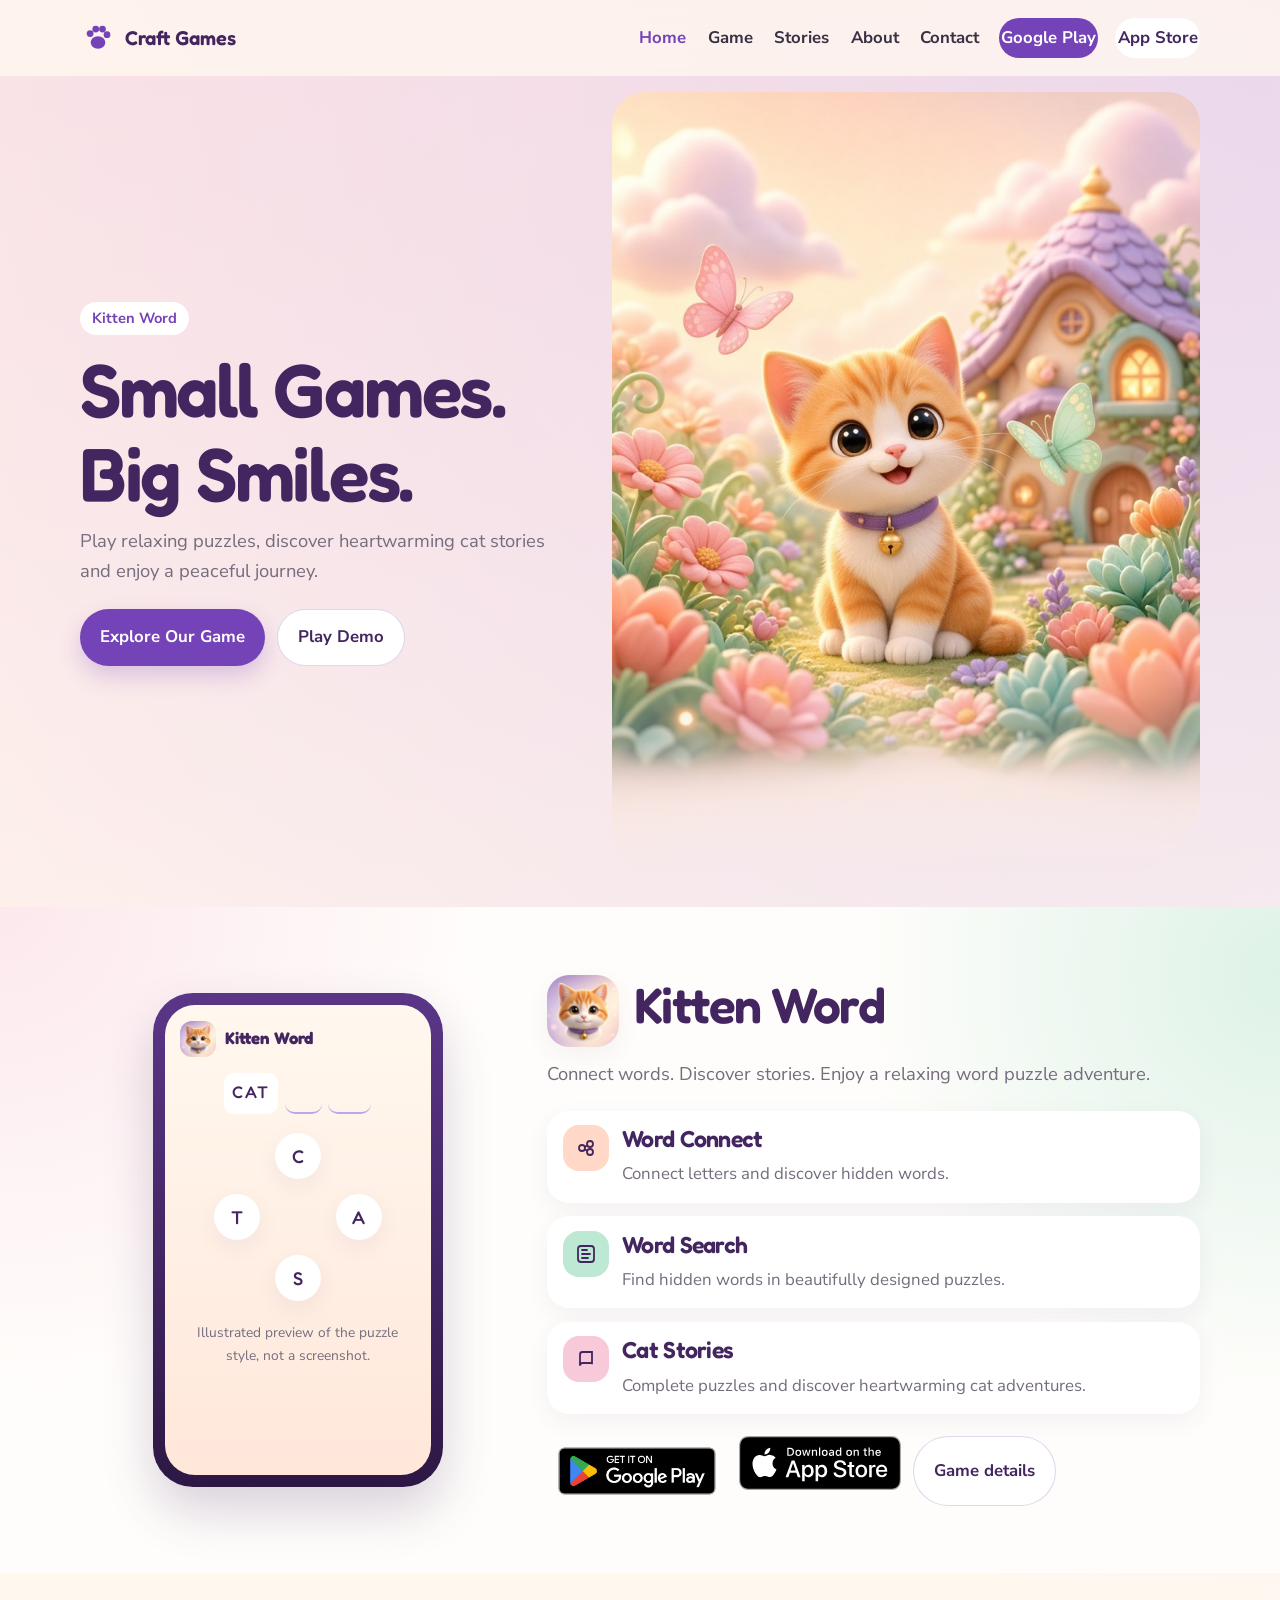
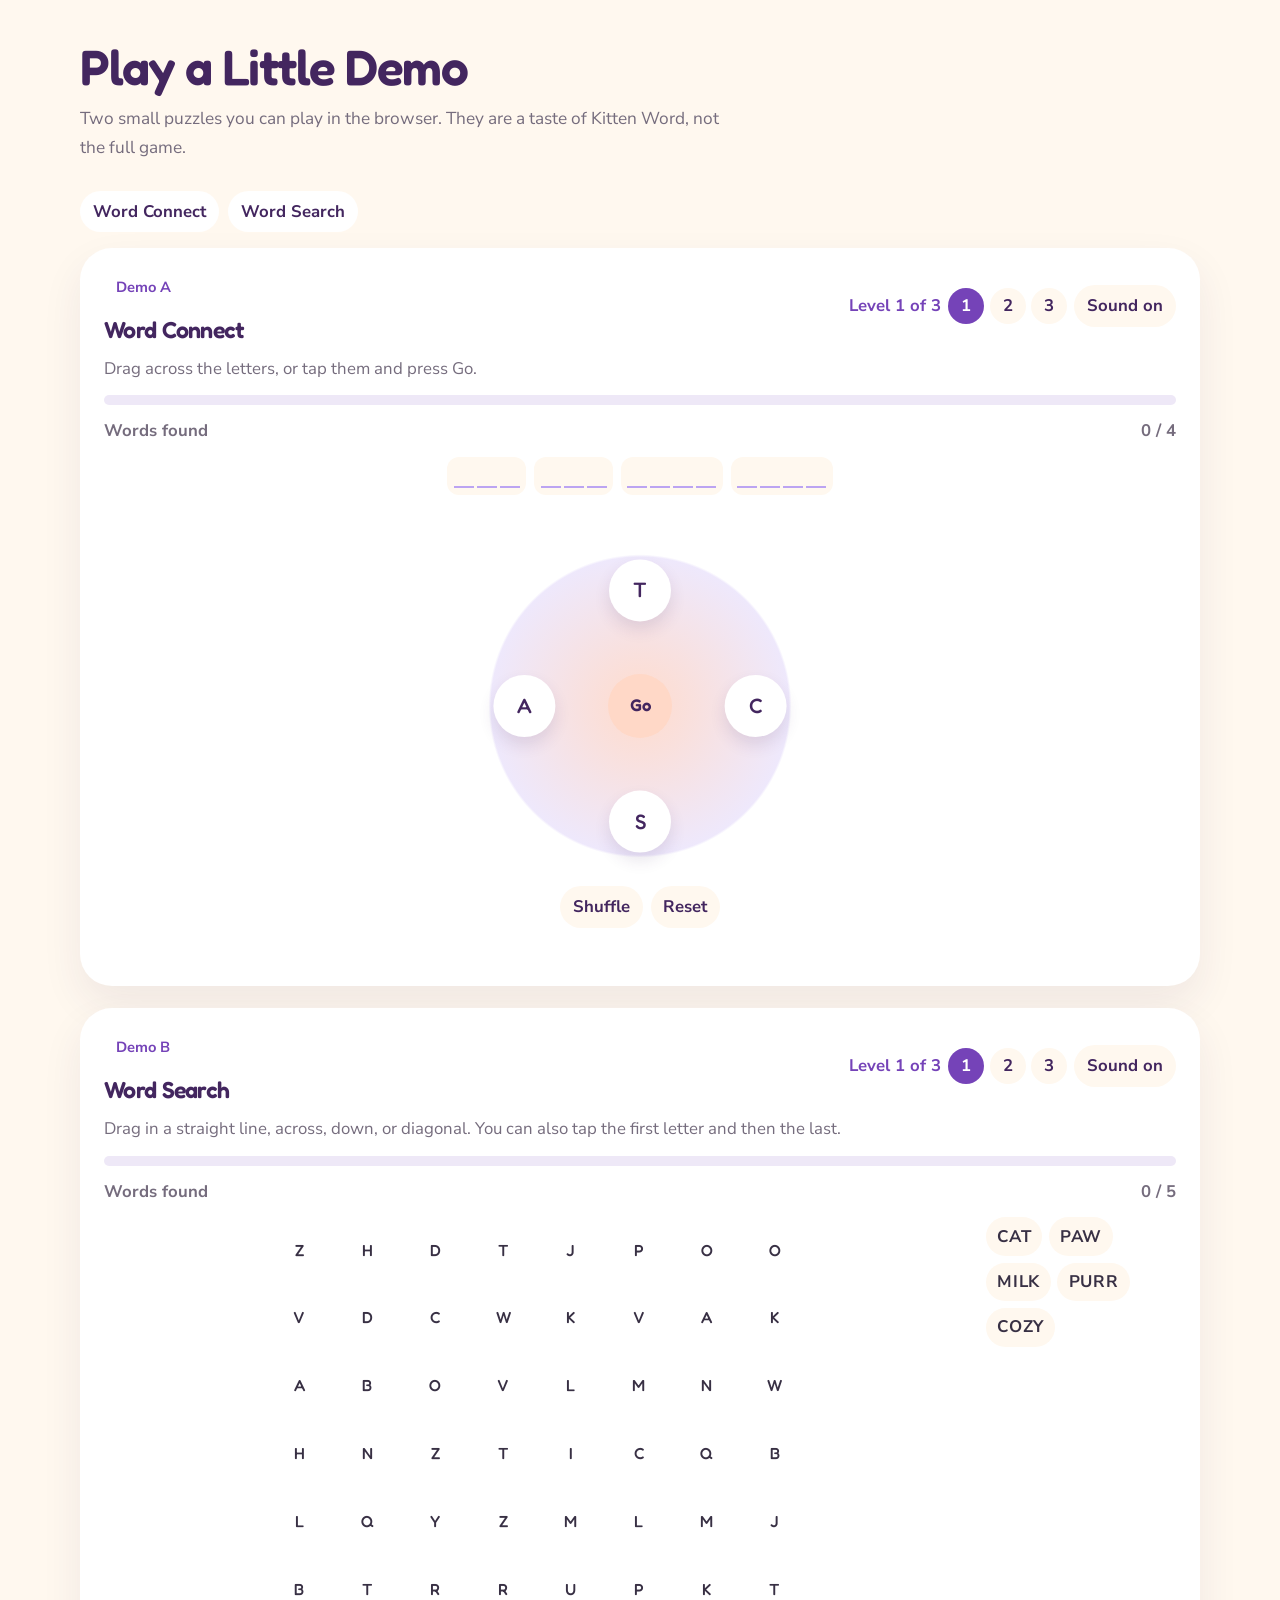
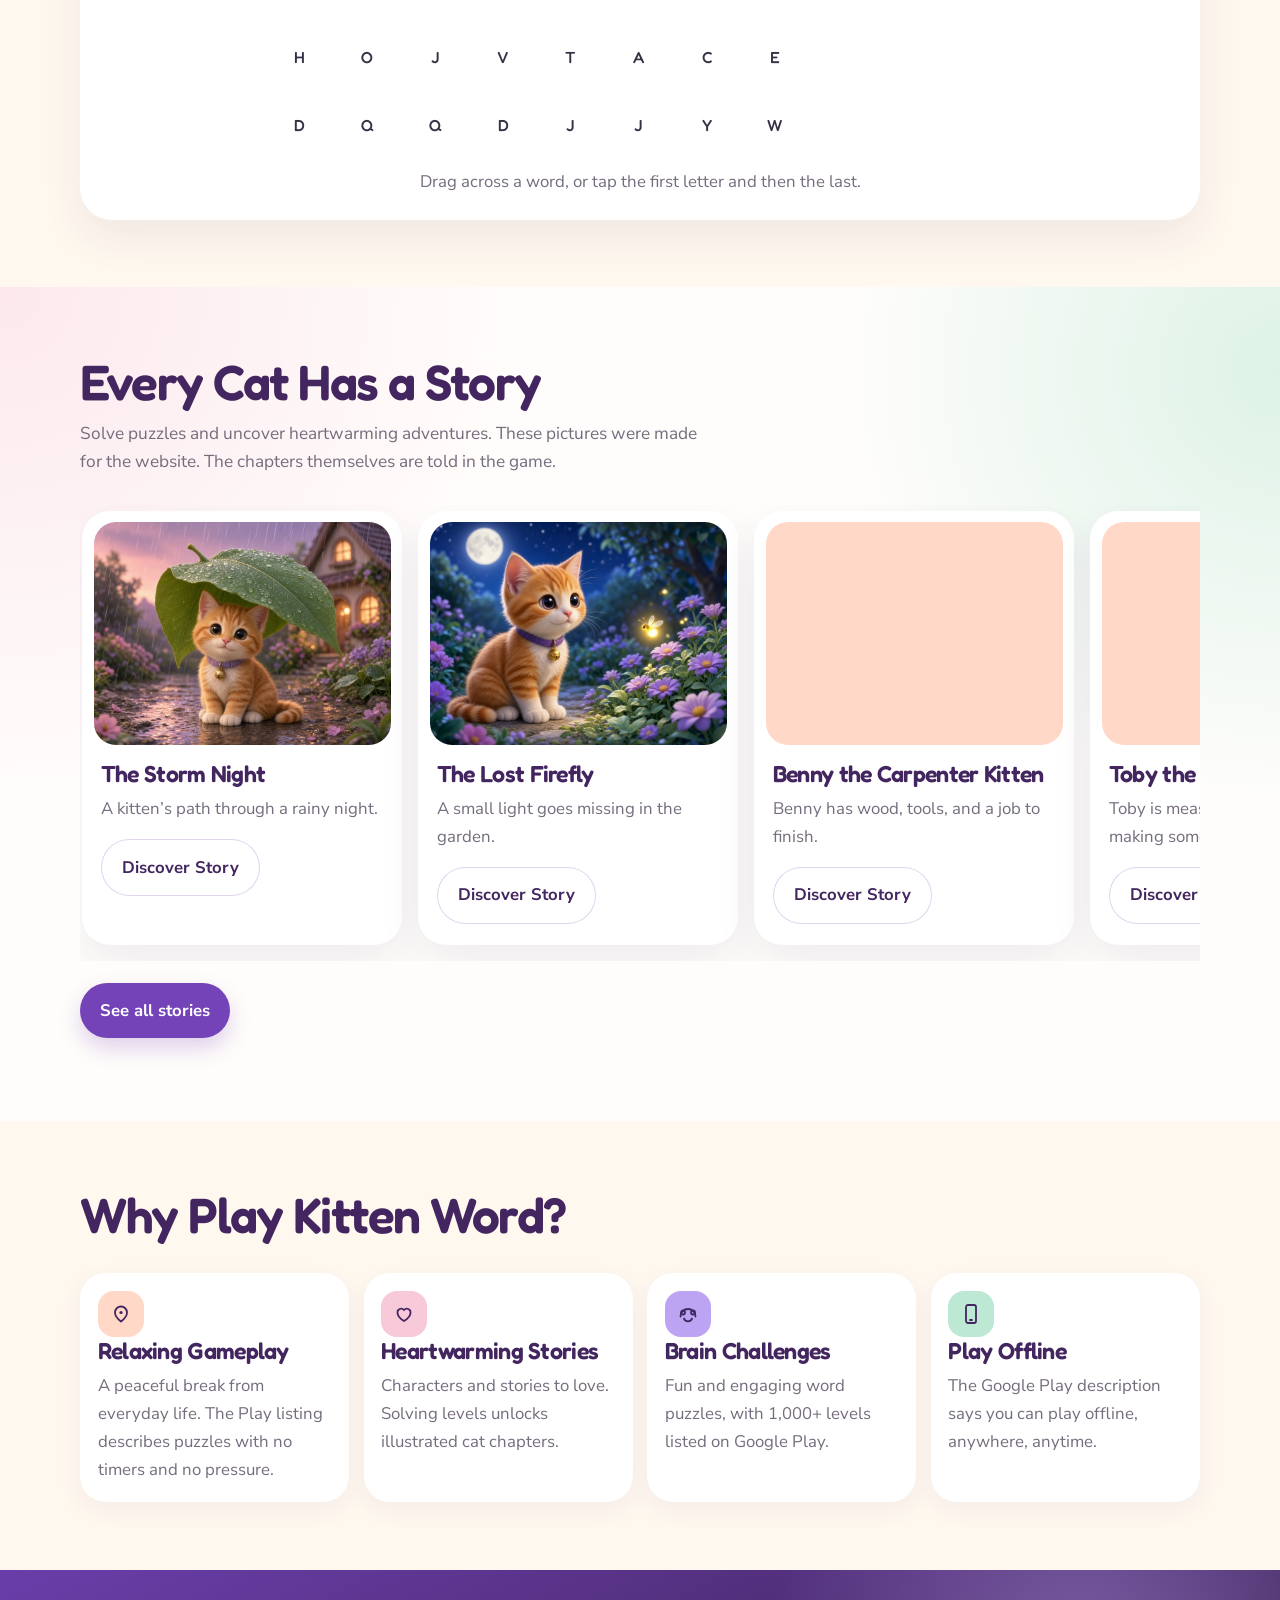
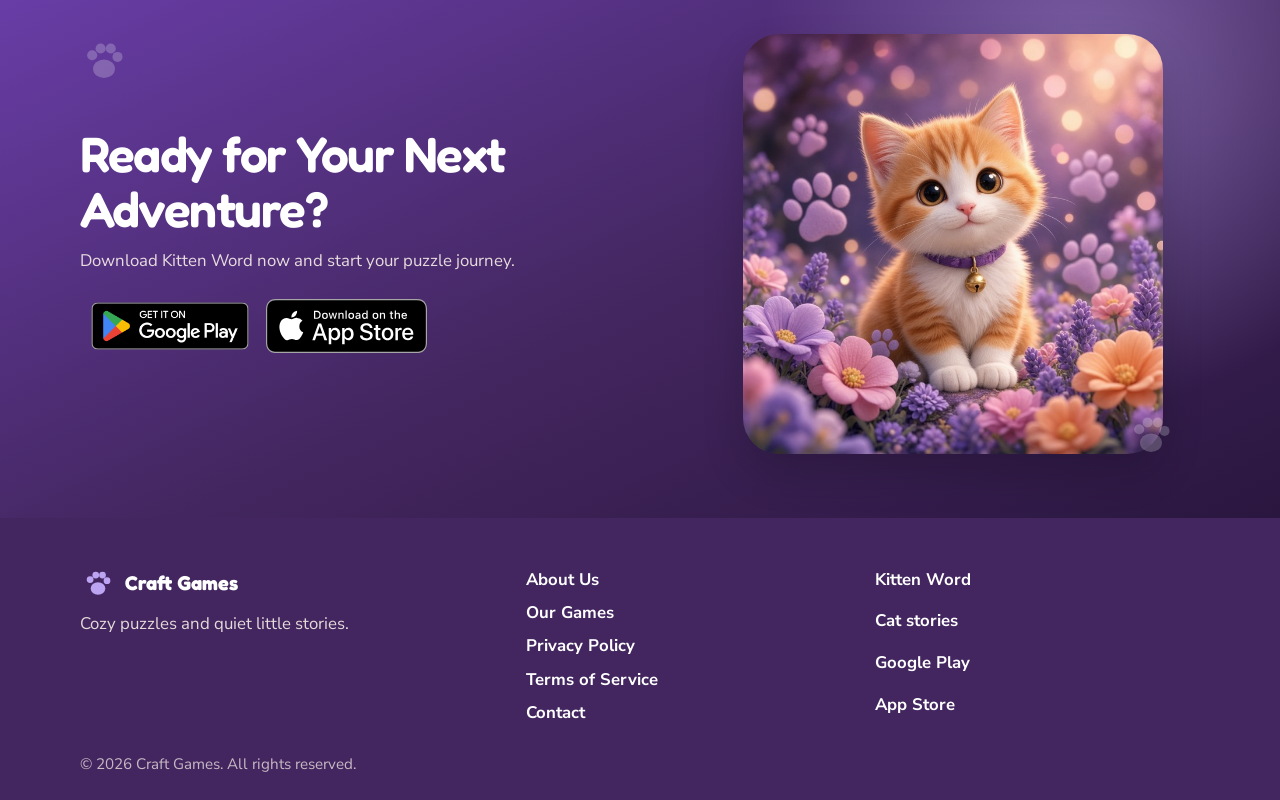
<file: index.html>
<!DOCTYPE html>
<html lang="en">
<head>
  <meta charset="utf-8">
  <meta name="viewport" content="width=device-width, initial-scale=1">
  <title>Craft Games — Small Games. Big Smiles.</title>
  <meta name="description" content="Craft Games makes Kitten Word, a cozy word puzzle with cat stories. Play a browser demo and download the game on Google Play.">
  <link rel="canonical" href="https://craftgames.in/">
  <meta property="og:type" content="website">
  <meta property="og:site_name" content="Craft Games">
  <meta property="og:title" content="Craft Games — Small Games. Big Smiles.">
  <meta property="og:description" content="Play relaxing puzzles, discover heartwarming cat stories, and enjoy a peaceful journey with Kitten Word.">
  <meta property="og:url" content="https://craftgames.in/">
  <meta property="og:image" content="https://craftgames.in/assets/hero-kitten.jpg">
  <meta name="twitter:card" content="summary_large_image">
  <meta name="theme-color" content="#FFF8EF">
  <link rel="icon" href="/assets/favicon.svg" type="image/svg+xml">
  <link rel="apple-touch-icon" href="/assets/apple-touch-icon.png">
  <link rel="preload" href="/assets/hero-kitten.jpg" as="image">
  <link rel="preload" href="/assets/fonts/fredoka-600.woff2" as="font" type="font/woff2" crossorigin>
  <link rel="stylesheet" href="/css/styles.css">
  <script>document.documentElement.classList.add("js")</script>
  <script type="application/ld+json">
  {
    "@context": "https://schema.org",
    "@graph": [
      {
        "@type": "Organization",
        "@id": "https://craftgames.in/#organization",
        "name": "Craft Games",
        "url": "https://craftgames.in/",
        "email": "info@craftgames.in",
        "logo": "https://craftgames.in/assets/game-icon.jpg"
      },
      {
        "@type": "VideoGame",
        "name": "Kitten Word",
        "url": "https://craftgames.in/games/kitten-word/",
        "image": "https://craftgames.in/assets/hero-kitten.jpg",
        "description": "A relaxing word puzzle where solved levels unlock cat stories. Free to download, with ads and in-app purchases.",
        "genre": "Word puzzle",
        "playMode": "SinglePlayer",
        "applicationCategory": "Game",
        "operatingSystem": "Android, iOS",
        "author": { "@id": "https://craftgames.in/#organization" },
        "offers": [
          {
            "@type": "Offer",
            "price": "0",
            "priceCurrency": "USD",
            "url": "https://play.google.com/store/apps/details?id=com.superfun.wordlotus&hl=en_IN"
          },
          {
            "@type": "Offer",
            "price": "0",
            "priceCurrency": "USD",
            "url": "https://apps.apple.com/us/app/kitten-word-cat-word-puzzle/id6785978180"
          }
        ]
      }
    ]
  }
  </script>
</head>
<body>
  <a class="skip" href="#content">Skip to content</a>
  <header class="site-header">
    <div class="nav-bar">
      <a class="logo" href="/">
        <svg viewBox="0 0 64 64" aria-hidden="true"><ellipse cx="32" cy="40" rx="13" ry="11" fill="currentColor"/><circle cx="18" cy="24" r="6" fill="currentColor"/><circle cx="28" cy="16" r="6" fill="currentColor"/><circle cx="40" cy="16" r="6" fill="currentColor"/><circle cx="48" cy="26" r="6" fill="currentColor"/></svg>
        <span>Craft Games</span>
      </a>
      <button class="nav-toggle" type="button" aria-expanded="false" aria-controls="site-nav">
        <span class="sr-only">Menu</span>
        <span class="bars" aria-hidden="true"><i></i><i></i><i></i></span>
      </button>
      <nav id="site-nav" class="site-nav" aria-label="Primary">
        <a href="/" aria-current="page">Home</a>
        <div class="menu">
          <button class="menu-btn" type="button" aria-expanded="false" aria-haspopup="true">Game</button>
          <div class="menu-panel">
            <a href="/games/kitten-word/">Kitten Word</a>
            <a href="/games/">All games</a>
            <a href="#demo">Play demo</a>
          </div>
        </div>
        <a href="#stories">Stories</a>
        <a href="/about/">About</a>
        <a href="/contact/">Contact</a>
        <a class="btn btn-sm" href="https://play.google.com/store/apps/details?id=com.superfun.wordlotus&hl=en_IN" target="_blank" rel="noopener noreferrer">Google Play</a>
        <a class="btn btn-sm btn-ghost" href="https://apps.apple.com/us/app/kitten-word-cat-word-puzzle/id6785978180" target="_blank" rel="noopener noreferrer">App Store</a>
      </nav>
    </div>
  </header>

  <main id="content">
    <section class="hero" id="top">
      <div class="wrap hero-grid">
        <div class="hero-copy">
          <p class="eyebrow">Kitten Word</p>
          <h1>Small Games. Big Smiles.</h1>
          <p class="lede">Play relaxing puzzles, discover heartwarming cat stories and enjoy a peaceful journey.</p>
          <div class="actions">
            <a class="btn" href="#game">Explore Our Game</a>
            <a class="btn btn-ghost" href="#demo">Play Demo</a>
          </div>
        </div>
        <div class="hero-art" data-parallax>
          <img src="/assets/hero-kitten.jpg" width="750" height="1000" alt="Orange and white kitten sitting in a pastel garden beside a small cottage" fetchpriority="high">
        </div>
      </div>
    </section>

    <section class="section band" id="game">
      <div class="wrap feature-layout">
        <div class="device" aria-hidden="true">
          <div class="device-screen">
            <div class="device-top">
              <img src="/assets/game-icon.jpg" width="320" height="320" alt="">
              <strong>Kitten Word</strong>
            </div>
            <div class="mini-slots">
              <span>CAT</span>
              <span class="ghost">····</span>
              <span class="ghost">·····</span>
            </div>
            <div class="mini-wheel">
              <span>C</span><span>A</span><span>S</span><span>T</span>
            </div>
            <p class="device-note">Illustrated preview of the puzzle style, not a screenshot.</p>
          </div>
        </div>
        <div>
          <div class="game-title">
            <img src="/assets/game-icon.jpg" width="320" height="320" alt="">
            <h2>Kitten Word</h2>
          </div>
          <p class="lede">Connect words. Discover stories. Enjoy a relaxing word puzzle adventure.</p>
          <div class="feature-list">
            <article class="feature-item">
              <div class="icon-blob" aria-hidden="true">
                <svg width="24" height="24" viewBox="0 0 24 24" fill="none"><circle cx="8" cy="12" r="3" stroke="#43265F" stroke-width="1.8"/><circle cx="16" cy="8" r="3" stroke="#43265F" stroke-width="1.8"/><circle cx="16" cy="16" r="3" stroke="#43265F" stroke-width="1.8"/><path d="M10.5 11.2 13.4 9.2M10.6 13.2l2.8 1.8" stroke="#43265F" stroke-width="1.8"/></svg>
              </div>
              <div>
                <h3>Word Connect</h3>
                <p>Connect letters and discover hidden words.</p>
              </div>
            </article>
            <article class="feature-item">
              <div class="icon-blob mint" aria-hidden="true">
                <svg width="24" height="24" viewBox="0 0 24 24" fill="none"><rect x="4" y="4" width="16" height="16" rx="3" stroke="#43265F" stroke-width="1.8"/><path d="M8 12h8M8 8h5M8 16h6" stroke="#43265F" stroke-width="1.8" stroke-linecap="round"/></svg>
              </div>
              <div>
                <h3>Word Search</h3>
                <p>Find hidden words in beautifully designed puzzles.</p>
              </div>
            </article>
            <article class="feature-item">
              <div class="icon-blob pink" aria-hidden="true">
                <svg width="24" height="24" viewBox="0 0 24 24" fill="none"><path d="M6 18.5V7.5A2.5 2.5 0 0 1 8.5 5H18v12.2" stroke="#43265F" stroke-width="1.8"/><path d="M6 18.5A2.5 2.5 0 0 1 8.5 16H18" stroke="#43265F" stroke-width="1.8"/></svg>
              </div>
              <div>
                <h3>Cat Stories</h3>
                <p>Complete puzzles and discover heartwarming cat adventures.</p>
              </div>
            </article>
          </div>
          <div class="actions">
            <a class="store-badge" href="https://play.google.com/store/apps/details?id=com.superfun.wordlotus&hl=en_IN" target="_blank" rel="noopener noreferrer">
              <img src="/assets/google-play-badge.png" width="646" height="250" alt="Get it on Google Play">
            </a>
            <a class="store-badge app" href="https://apps.apple.com/us/app/kitten-word-cat-word-puzzle/id6785978180" target="_blank" rel="noopener noreferrer">
              <img src="/assets/app-store-badge.svg" width="120" height="40" alt="Download on the App Store">
            </a>
            <a class="btn btn-ghost" href="/games/kitten-word/">Game details</a>
          </div>
        </div>
      </div>
    </section>

    <section class="section" id="demo">
      <div class="wrap">
        <div class="section-head">
          <h2>Play a Little Demo</h2>
          <p>Two small puzzles you can play in the browser. They are a taste of Kitten Word, not the full game.</p>
        </div>
        <div class="demo-jump">
          <a href="#word-connect">Word Connect</a>
          <a href="#word-search">Word Search</a>
        </div>
        <div class="demo-stack">
          <article class="demo-card reveal" id="word-connect" data-word-connect>
            <div class="demo-top">
              <div>
                <p class="eyebrow">Demo A</p>
                <h3>Word Connect</h3>
              </div>
              <div class="demo-tools">
                <p class="demo-level" data-level>Level 1 of 3</p>
                <div class="level-picks" role="group" aria-label="Word Connect level">
                  <button type="button" data-level-pick="0" aria-pressed="true">1</button>
                  <button type="button" data-level-pick="1" aria-pressed="false">2</button>
                  <button type="button" data-level-pick="2" aria-pressed="false">3</button>
                </div>
                <button type="button" class="text-btn" data-sound>Sound on</button>
              </div>
            </div>
            <p class="demo-help">Drag across the letters, or tap them and press Go.</p>
            <div class="progress" aria-hidden="true"><span data-progress-bar></span></div>
            <div class="progress-row"><span>Words found</span><span data-progress-label>0 / 4</span></div>
            <ul class="slots" data-slots></ul>
            <p class="bubble" data-bubble aria-hidden="true"></p>
            <div class="wheel" data-wheel>
              <svg class="trail" aria-hidden="true"><polyline data-line></polyline></svg>
              <div data-letters></div>
              <button type="button" class="wheel-go" data-submit>Go</button>
            </div>
            <div class="demo-actions">
              <button type="button" class="text-btn" data-shuffle>Shuffle</button>
              <button type="button" class="text-btn" data-reset>Reset</button>
            </div>
            <p class="demo-status" data-status role="status"></p>
            <div class="demo-win" data-win hidden>
              <div>
                <h3 data-win-title>Level complete</h3>
                <p data-win-copy></p>
                <div class="win-actions">
                  <button type="button" class="btn" data-next>Next level</button>
                  <button type="button" class="btn btn-ghost" data-replay>Replay</button>
                  <a class="btn" data-store href="https://play.google.com/store/apps/details?id=com.superfun.wordlotus&hl=en_IN" target="_blank" rel="noopener noreferrer" hidden>Google Play</a>
                  <a class="btn btn-ghost" data-app-store href="https://apps.apple.com/us/app/kitten-word-cat-word-puzzle/id6785978180" target="_blank" rel="noopener noreferrer" hidden>App Store</a>
                </div>
              </div>
            </div>
          </article>

          <article class="demo-card reveal" id="word-search" data-word-search>
            <div class="demo-top">
              <div>
                <p class="eyebrow">Demo B</p>
                <h3>Word Search</h3>
              </div>
              <div class="demo-tools">
                <p class="demo-level" data-level>Level 1 of 3</p>
                <div class="level-picks" role="group" aria-label="Word Search level">
                  <button type="button" data-level-pick="0" aria-pressed="true">1</button>
                  <button type="button" data-level-pick="1" aria-pressed="false">2</button>
                  <button type="button" data-level-pick="2" aria-pressed="false">3</button>
                </div>
                <button type="button" class="text-btn" data-sound>Sound on</button>
              </div>
            </div>
            <p class="demo-help">Drag in a straight line, across, down, or diagonal. You can also tap the first letter and then the last.</p>
            <div class="progress" aria-hidden="true"><span data-progress-bar></span></div>
            <div class="progress-row"><span>Words found</span><span data-progress-label>0 / 5</span></div>
            <div class="ws-layout">
              <div class="ws-board" data-board></div>
              <ul class="ws-words" data-words></ul>
            </div>
            <p class="demo-status" data-status role="status"></p>
            <div class="demo-win" data-win hidden>
              <div>
                <h3 data-win-title>All words found</h3>
                <p data-win-copy></p>
                <div class="win-actions">
                  <button type="button" class="btn" data-next>Next level</button>
                  <button type="button" class="btn btn-ghost" data-replay>Replay</button>
                  <a class="btn" data-store href="https://play.google.com/store/apps/details?id=com.superfun.wordlotus&hl=en_IN" target="_blank" rel="noopener noreferrer" hidden>Google Play</a>
                  <a class="btn btn-ghost" data-app-store href="https://apps.apple.com/us/app/kitten-word-cat-word-puzzle/id6785978180" target="_blank" rel="noopener noreferrer" hidden>App Store</a>
                </div>
              </div>
            </div>
          </article>
        </div>
      </div>
    </section>

    <section class="section band" id="stories">
      <div class="wrap">
        <div class="section-head">
          <h2>Every Cat Has a Story</h2>
          <p>Solve puzzles and uncover heartwarming adventures. These pictures were made for the website. The chapters themselves are told in the game.</p>
        </div>
        <div class="story-grid home-stories" tabindex="0" aria-label="Cat stories">
          <article class="story-card reveal" id="the-storm-night">
                    <div class="story-art"><img src="/assets/stories/storm.jpg" width="840" height="630" alt="Website illustration for The Storm Night" loading="lazy" decoding="async"></div>
                    <div class="story-body"><h3>The Storm Night</h3><p class="story-blurb">A kitten’s path through a rainy night.</p><button type="button" class="btn btn-ghost" data-story>Discover Story</button></div>
                  </article>
          <article class="story-card reveal" id="the-lost-firefly">
                    <div class="story-art"><img src="/assets/stories/firefly.jpg" width="840" height="630" alt="Website illustration for The Lost Firefly" loading="lazy" decoding="async"></div>
                    <div class="story-body"><h3>The Lost Firefly</h3><p class="story-blurb">A small light goes missing in the garden.</p><button type="button" class="btn btn-ghost" data-story>Discover Story</button></div>
                  </article>
          <article class="story-card reveal" id="benny-the-carpenter-kitten">
                    <div class="story-art"><img src="/assets/stories/benny.jpg" width="840" height="630" alt="Website illustration for Benny the Carpenter Kitten" loading="lazy" decoding="async"></div>
                    <div class="story-body"><h3>Benny the Carpenter Kitten</h3><p class="story-blurb">Benny has wood, tools, and a job to finish.</p><button type="button" class="btn btn-ghost" data-story>Discover Story</button></div>
                  </article>
          <article class="story-card reveal" id="toby-the-tailor-kitten">
                    <div class="story-art"><img src="/assets/stories/toby.jpg" width="840" height="630" alt="Website illustration for Toby the Tailor Kitten" loading="lazy" decoding="async"></div>
                    <div class="story-body"><h3>Toby the Tailor Kitten</h3><p class="story-blurb">Toby is measuring, stitching, and making something to wear.</p><button type="button" class="btn btn-ghost" data-story>Discover Story</button></div>
                  </article>
          <article class="story-card reveal" id="bella-and-the-missing-guitar">
                    <div class="story-art"><img src="/assets/stories/bella.jpg" width="840" height="630" alt="Website illustration for Bella and the Missing Guitar" loading="lazy" decoding="async"></div>
                    <div class="story-body"><h3>Bella and the Missing Guitar</h3><p class="story-blurb">Bella’s guitar is gone, and so is the song.</p><button type="button" class="btn btn-ghost" data-story>Discover Story</button></div>
                  </article>
          <article class="story-card reveal" id="muffin-the-baker-kitten">
                    <div class="story-art"><img src="/assets/stories/muffin.jpg" width="840" height="630" alt="Website illustration for Muffin the Baker Kitten" loading="lazy" decoding="async"></div>
                    <div class="story-body"><h3>Muffin the Baker Kitten</h3><p class="story-blurb">The bakery is warm, and Muffin is in the middle of a bake.</p><button type="button" class="btn btn-ghost" data-story>Discover Story</button></div>
                  </article>
          <article class="story-card reveal" id="ollie-and-its-balloon">
                    <div class="story-art"><img src="/assets/stories/ollie.jpg" width="840" height="630" alt="Website illustration for Ollie and Its Balloon" loading="lazy" decoding="async"></div>
                    <div class="story-body"><h3>Ollie and Its Balloon</h3><p class="story-blurb">A balloon with a mind of its own.</p><button type="button" class="btn btn-ghost" data-story>Discover Story</button></div>
                  </article>
          <article class="story-card reveal" id="the-cave-roar">
                    <div class="story-art"><img src="/assets/stories/cave.jpg" width="840" height="630" alt="Website illustration for The Cave Roar" loading="lazy" decoding="async"></div>
                    <div class="story-body"><h3>The Cave Roar</h3><p class="story-blurb">A glowing cave, and a sound from deeper inside.</p><button type="button" class="btn btn-ghost" data-story>Discover Story</button></div>
                  </article>
          <article class="story-card reveal" id="milo-the-alien-explorer">
                    <div class="story-art"><img src="/assets/stories/milo.jpg" width="840" height="630" alt="Website illustration for Milo the Alien Explorer" loading="lazy" decoding="async"></div>
                    <div class="story-body"><h3>Milo the Alien Explorer</h3><p class="story-blurb">Milo treats the stars like a map.</p><button type="button" class="btn btn-ghost" data-story>Discover Story</button></div>
                  </article>
          <article class="story-card reveal" id="finn-the-racing-kitten">
                    <div class="story-art"><img src="/assets/stories/finn.jpg" width="840" height="630" alt="Website illustration for Finn the Racing Kitten" loading="lazy" decoding="async"></div>
                    <div class="story-body"><h3>Finn the Racing Kitten</h3><p class="story-blurb">Finn lives for the next stretch of track.</p><button type="button" class="btn btn-ghost" data-story>Discover Story</button></div>
                  </article>
          <article class="story-card reveal" id="the-flying-pancake">
                    <div class="story-art"><img src="/assets/stories/pancake.jpg" width="840" height="630" alt="Website illustration for The Flying Pancake" loading="lazy" decoding="async"></div>
                    <div class="story-body"><h3>The Flying Pancake</h3><p class="story-blurb">A breakfast that does not stay on the plate.</p><button type="button" class="btn btn-ghost" data-story>Discover Story</button></div>
                  </article>
          <article class="story-card reveal" id="charlies-farming-dream">
                    <div class="story-art"><img src="/assets/stories/charlie.jpg" width="840" height="630" alt="Website illustration for Charlie's Farming Dream" loading="lazy" decoding="async"></div>
                    <div class="story-body"><h3>Charlie's Farming Dream</h3><p class="story-blurb">Charlie wants a garden to grow.</p><button type="button" class="btn btn-ghost" data-story>Discover Story</button></div>
                  </article>
          <article class="story-card reveal" id="leo-and-the-new-neighbor">
                    <div class="story-art"><img src="/assets/stories/leo.jpg" width="840" height="630" alt="Website illustration for Leo and the New Neighbor" loading="lazy" decoding="async"></div>
                    <div class="story-body"><h3>Leo and the New Neighbor</h3><p class="story-blurb">Someone new has moved in next door.</p><button type="button" class="btn btn-ghost" data-story>Discover Story</button></div>
                  </article>
          <article class="story-card reveal" id="shadows-final-theft">
                    <div class="story-art"><img src="/assets/stories/shadow.jpg" width="840" height="630" alt="Website illustration for Shadow's Final Theft" loading="lazy" decoding="async"></div>
                    <div class="story-body"><h3>Shadow's Final Theft</h3><p class="story-blurb">Shadow’s story of one last theft.</p><button type="button" class="btn btn-ghost" data-story>Discover Story</button></div>
                  </article>
          <article class="story-card reveal" id="lunas-secret-vision">
                    <div class="story-art"><img src="/assets/stories/luna.jpg" width="840" height="630" alt="Website illustration for Luna's Secret Vision" loading="lazy" decoding="async"></div>
                    <div class="story-body"><h3>Luna's Secret Vision</h3><p class="story-blurb">Luna has seen something under the moon.</p><button type="button" class="btn btn-ghost" data-story>Discover Story</button></div>
                  </article>
        </div>
        <p class="after-grid"><a class="btn" href="/stories/">See all stories</a></p>
      </div>
    </section>

    <section class="section" id="why">
      <div class="wrap">
        <div class="section-head">
          <h2>Why Play Kitten Word?</h2>
        </div>
        <div class="why-grid">
          <article class="why-card reveal">
            <div class="icon-blob" aria-hidden="true">
              <svg width="24" height="24" viewBox="0 0 24 24" fill="none"><path d="M12 4.5a6 6 0 0 0-6 6c0 4.5 6 9 6 9s6-4.5 6-9a6 6 0 0 0-6-6Z" stroke="#43265F" stroke-width="1.8"/><circle cx="12" cy="10.5" r="1.6" fill="#43265F"/></svg>
            </div>
            <h3>Relaxing Gameplay</h3>
            <p>A peaceful break from everyday life. The Play listing describes puzzles with no timers and no pressure.</p>
          </article>
          <article class="why-card reveal">
            <div class="icon-blob pink" aria-hidden="true">
              <svg width="24" height="24" viewBox="0 0 24 24" fill="none"><path d="M12 19s-6.5-3.8-6.5-8.2A3.7 3.7 0 0 1 12 8a3.7 3.7 0 0 1 6.5 2.8C18.5 15.2 12 19 12 19Z" stroke="#43265F" stroke-width="1.8"/></svg>
            </div>
            <h3>Heartwarming Stories</h3>
            <p>Characters and stories to love. Solving levels unlocks illustrated cat chapters.</p>
          </article>
          <article class="why-card reveal">
            <div class="icon-blob lav" aria-hidden="true">
              <svg width="24" height="24" viewBox="0 0 24 24" fill="none"><path d="M8 16.5c.4 1.6 2 2.8 4 2.8s3.6-1.2 4-2.8" stroke="#43265F" stroke-width="1.8" stroke-linecap="round"/><path d="M9 10.5a2 2 0 1 1-4 0 2 2 0 0 1 4 0Zm10 0a2 2 0 1 1-4 0 2 2 0 0 1 4 0Z" stroke="#43265F" stroke-width="1.8"/><path d="M4.5 14.5A7.5 7.5 0 0 1 12 7a7.5 7.5 0 0 1 7.5 7.5" stroke="#43265F" stroke-width="1.8" stroke-linecap="round"/></svg>
            </div>
            <h3>Brain Challenges</h3>
            <p>Fun and engaging word puzzles, with 1,000+ levels listed on Google Play.</p>
          </article>
          <article class="why-card reveal">
            <div class="icon-blob mint" aria-hidden="true">
              <svg width="24" height="24" viewBox="0 0 24 24" fill="none"><rect x="7" y="3" width="10" height="18" rx="2" stroke="#43265F" stroke-width="1.8"/><path d="M11 18h2" stroke="#43265F" stroke-width="1.8" stroke-linecap="round"/></svg>
            </div>
            <h3>Play Offline</h3>
            <p>The Google Play description says you can play offline, anywhere, anytime.</p>
          </article>
        </div>
      </div>
    </section>

    <section class="download" id="download">
      <svg class="paw-deco one" viewBox="0 0 64 64" aria-hidden="true"><g fill="#fff"><ellipse cx="32" cy="40" rx="13" ry="11"/><circle cx="18" cy="24" r="6"/><circle cx="28" cy="16" r="6"/><circle cx="40" cy="16" r="6"/><circle cx="48" cy="26" r="6"/></g></svg>
      <svg class="paw-deco two" viewBox="0 0 64 64" aria-hidden="true"><g fill="#fff"><ellipse cx="32" cy="40" rx="13" ry="11"/><circle cx="18" cy="24" r="6"/><circle cx="28" cy="16" r="6"/><circle cx="40" cy="16" r="6"/><circle cx="48" cy="26" r="6"/></g></svg>
      <div class="wrap download-grid">
        <div>
          <h2>Ready for Your Next Adventure?</h2>
          <p>Download Kitten Word now and start your puzzle journey.</p>
          <div class="store-row">
          <a class="store-badge" href="https://play.google.com/store/apps/details?id=com.superfun.wordlotus&hl=en_IN" target="_blank" rel="noopener noreferrer">
            <img src="/assets/google-play-badge.png" width="646" height="250" alt="Get it on Google Play">
          </a>
          <a class="store-badge app" href="https://apps.apple.com/us/app/kitten-word-cat-word-puzzle/id6785978180" target="_blank" rel="noopener noreferrer">
            <img src="/assets/app-store-badge.svg" width="120" height="40" alt="Download on the App Store">
          </a>
          </div>
        </div>
        <img class="cta-cat" src="/assets/cta-kitten.jpg" width="720" height="720" alt="Orange and white kitten sitting among purple and peach flowers" loading="lazy" decoding="async">
      </div>
    </section>
  </main>

  <footer class="site-footer">
    <div class="wrap footer-grid">
      <div>
        <a class="logo" href="/">
          <svg viewBox="0 0 64 64" aria-hidden="true"><ellipse cx="32" cy="40" rx="13" ry="11" fill="currentColor"/><circle cx="18" cy="24" r="6" fill="currentColor"/><circle cx="28" cy="16" r="6" fill="currentColor"/><circle cx="40" cy="16" r="6" fill="currentColor"/><circle cx="48" cy="26" r="6" fill="currentColor"/></svg>
          <span>Craft Games</span>
        </a>
        <p>Cozy puzzles and quiet little stories.</p>
      </div>
      <nav class="footer-links" aria-label="Footer">
        <a href="/about/">About Us</a>
        <a href="/games/">Our Games</a>
        <a href="/privacy-policy/">Privacy Policy</a>
        <a href="/terms/">Terms of Service</a>
        <a href="/contact/">Contact</a>
      </nav>
      <div class="footer-links">
        <a href="/games/kitten-word/">Kitten Word</a>
        <a href="/stories/">Cat stories</a>
        <a href="https://play.google.com/store/apps/details?id=com.superfun.wordlotus&hl=en_IN" target="_blank" rel="noopener noreferrer">Google Play</a>
        <a href="https://apps.apple.com/us/app/kitten-word-cat-word-puzzle/id6785978180" target="_blank" rel="noopener noreferrer">App Store</a>
      </div>
    </div>
    <div class="wrap"><p class="copyright">© 2026 Craft Games. All rights reserved.</p></div>
  </footer>

  <dialog class="story-dialog" id="story-dialog" aria-labelledby="story-dialog-title">
    <div class="story-dialog-card">
      <div class="story-dialog-art"></div>
      <h2 id="story-dialog-title"></h2>
      <p class="story-dialog-copy"></p>
      <p class="fine">This is a short introduction for the website. The illustrated chapter is told inside Kitten Word.</p>
      <div class="dialog-actions">
        <a class="btn" href="https://play.google.com/store/apps/details?id=com.superfun.wordlotus&hl=en_IN" target="_blank" rel="noopener noreferrer">Play on Google Play</a>
        <a class="btn btn-ghost" href="https://apps.apple.com/us/app/kitten-word-cat-word-puzzle/id6785978180" target="_blank" rel="noopener noreferrer">App Store</a>
        <button type="button" class="btn btn-ghost" data-close>Close</button>
      </div>
    </div>
  </dialog>

  <script type="module" src="/js/main.js"></script>
  <script type="module" src="/js/word-connect.js"></script>
  <script type="module" src="/js/word-search.js"></script>
</body>
</html>
</file>
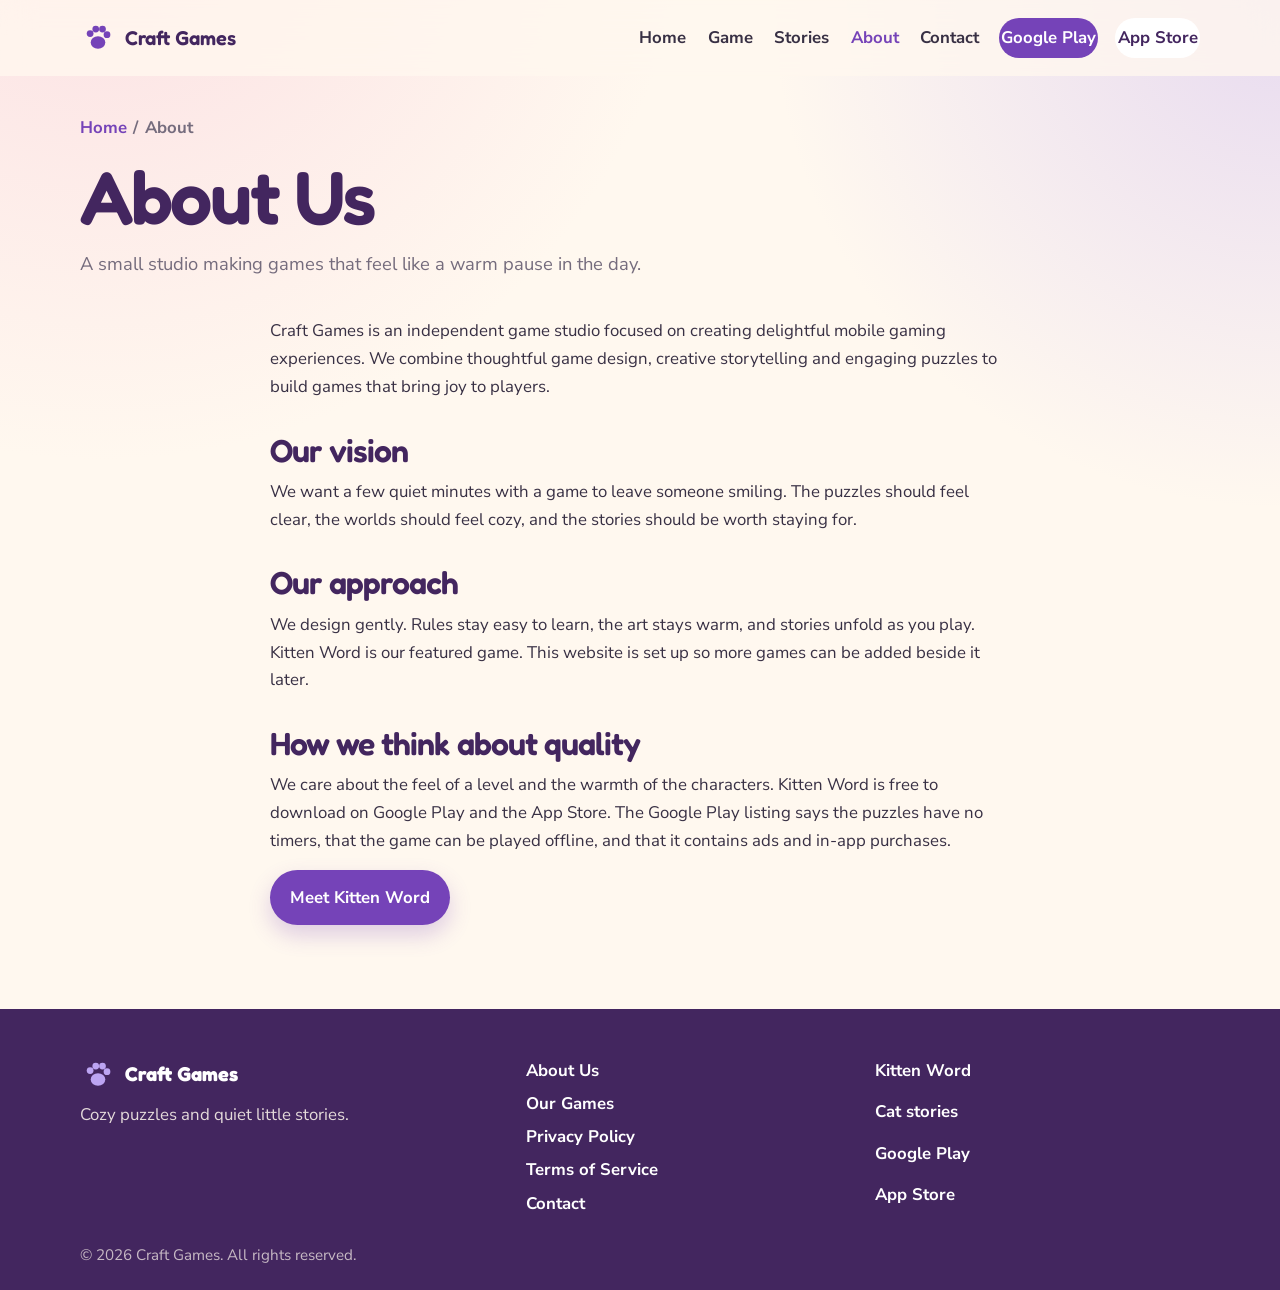
<file: about/index.html>
<!DOCTYPE html>
<html lang="en">
<head>
  <meta charset="utf-8">
  <meta name="viewport" content="width=device-width, initial-scale=1">
  <title>About Us — Craft Games</title>
  <meta name="description" content="Craft Games is an independent studio making delightful mobile games, starting with the cozy word puzzle Kitten Word.">
  <link rel="canonical" href="https://craftgames.in/about/">
  <meta property="og:type" content="website">
  <meta property="og:site_name" content="Craft Games">
  <meta property="og:title" content="About Us — Craft Games">
  <meta property="og:description" content="An independent studio focused on thoughtful puzzles, cozy art, and stories that bring a smile.">
  <meta property="og:url" content="https://craftgames.in/about/">
  <meta property="og:image" content="https://craftgames.in/assets/hero-kitten.jpg">
  <meta name="twitter:card" content="summary_large_image">
  <meta name="theme-color" content="#FFF8EF">
  <link rel="icon" href="/assets/favicon.svg" type="image/svg+xml">
  <link rel="apple-touch-icon" href="/assets/apple-touch-icon.png">
  <link rel="stylesheet" href="/css/styles.css">
  <script>document.documentElement.classList.add("js")</script>
</head>
<body>
  <a class="skip" href="#content">Skip to content</a>
  <header class="site-header">
    <div class="nav-bar">
      <a class="logo" href="/">
        <svg viewBox="0 0 64 64" aria-hidden="true"><ellipse cx="32" cy="40" rx="13" ry="11" fill="currentColor"/><circle cx="18" cy="24" r="6" fill="currentColor"/><circle cx="28" cy="16" r="6" fill="currentColor"/><circle cx="40" cy="16" r="6" fill="currentColor"/><circle cx="48" cy="26" r="6" fill="currentColor"/></svg>
        <span>Craft Games</span>
      </a>
      <button class="nav-toggle" type="button" aria-expanded="false" aria-controls="site-nav">
        <span class="sr-only">Menu</span>
        <span class="bars" aria-hidden="true"><i></i><i></i><i></i></span>
      </button>
      <nav id="site-nav" class="site-nav" aria-label="Primary">
        <a href="/">Home</a>
        <div class="menu">
          <button class="menu-btn" type="button" aria-expanded="false" aria-haspopup="true">Game</button>
          <div class="menu-panel">
            <a href="/games/kitten-word/">Kitten Word</a>
            <a href="/games/">All games</a>
            <a href="/#demo">Play demo</a>
          </div>
        </div>
        <a href="/stories/">Stories</a>
        <a href="/about/" aria-current="page">About</a>
        <a href="/contact/">Contact</a>
        <a class="btn btn-sm" href="https://play.google.com/store/apps/details?id=com.superfun.wordlotus&hl=en_IN" target="_blank" rel="noopener noreferrer">Google Play</a>
        <a class="btn btn-sm btn-ghost" href="https://apps.apple.com/us/app/kitten-word-cat-word-puzzle/id6785978180" target="_blank" rel="noopener noreferrer">App Store</a>
      </nav>
    </div>
  </header>
  <main id="content">
    <header class="page-hero">
      <div class="wrap">
        <nav class="crumbs" aria-label="Breadcrumb"><a href="/">Home</a><span aria-hidden="true">/</span><span>About</span></nav>
        <h1>About Us</h1>
        <p class="lede">A small studio making games that feel like a warm pause in the day.</p>
      </div>
    </header>
    <section class="section">
      <div class="wrap prose">
        <p>Craft Games is an independent game studio focused on creating delightful mobile gaming experiences. We combine thoughtful game design, creative storytelling and engaging puzzles to build games that bring joy to players.</p>
        <h2>Our vision</h2>
        <p>We want a few quiet minutes with a game to leave someone smiling. The puzzles should feel clear, the worlds should feel cozy, and the stories should be worth staying for.</p>
        <h2>Our approach</h2>
        <p>We design gently. Rules stay easy to learn, the art stays warm, and stories unfold as you play. Kitten Word is our featured game. This website is set up so more games can be added beside it later.</p>
        <h2>How we think about quality</h2>
        <p>We care about the feel of a level and the warmth of the characters. Kitten Word is free to download on Google Play and the App Store. The Google Play listing says the puzzles have no timers, that the game can be played offline, and that it contains ads and in-app purchases.</p>
        <p><a class="btn" href="/games/kitten-word/">Meet Kitten Word</a></p>
      </div>
    </section>
  </main>
  <footer class="site-footer">
    <div class="wrap footer-grid">
      <div>
        <a class="logo" href="/">
          <svg viewBox="0 0 64 64" aria-hidden="true"><ellipse cx="32" cy="40" rx="13" ry="11" fill="currentColor"/><circle cx="18" cy="24" r="6" fill="currentColor"/><circle cx="28" cy="16" r="6" fill="currentColor"/><circle cx="40" cy="16" r="6" fill="currentColor"/><circle cx="48" cy="26" r="6" fill="currentColor"/></svg>
          <span>Craft Games</span>
        </a>
        <p>Cozy puzzles and quiet little stories.</p>
      </div>
      <nav class="footer-links" aria-label="Footer">
        <a href="/about/">About Us</a>
        <a href="/games/">Our Games</a>
        <a href="/privacy-policy/">Privacy Policy</a>
        <a href="/terms/">Terms of Service</a>
        <a href="/contact/">Contact</a>
      </nav>
      <div class="footer-links">
        <a href="/games/kitten-word/">Kitten Word</a>
        <a href="/stories/">Cat stories</a>
        <a href="https://play.google.com/store/apps/details?id=com.superfun.wordlotus&hl=en_IN" target="_blank" rel="noopener noreferrer">Google Play</a>
        <a href="https://apps.apple.com/us/app/kitten-word-cat-word-puzzle/id6785978180" target="_blank" rel="noopener noreferrer">App Store</a>
      </div>
    </div>
    <div class="wrap"><p class="copyright">© 2026 Craft Games. All rights reserved.</p></div>
  </footer>
  <script type="module" src="/js/main.js"></script>
</body>
</html>
</file>
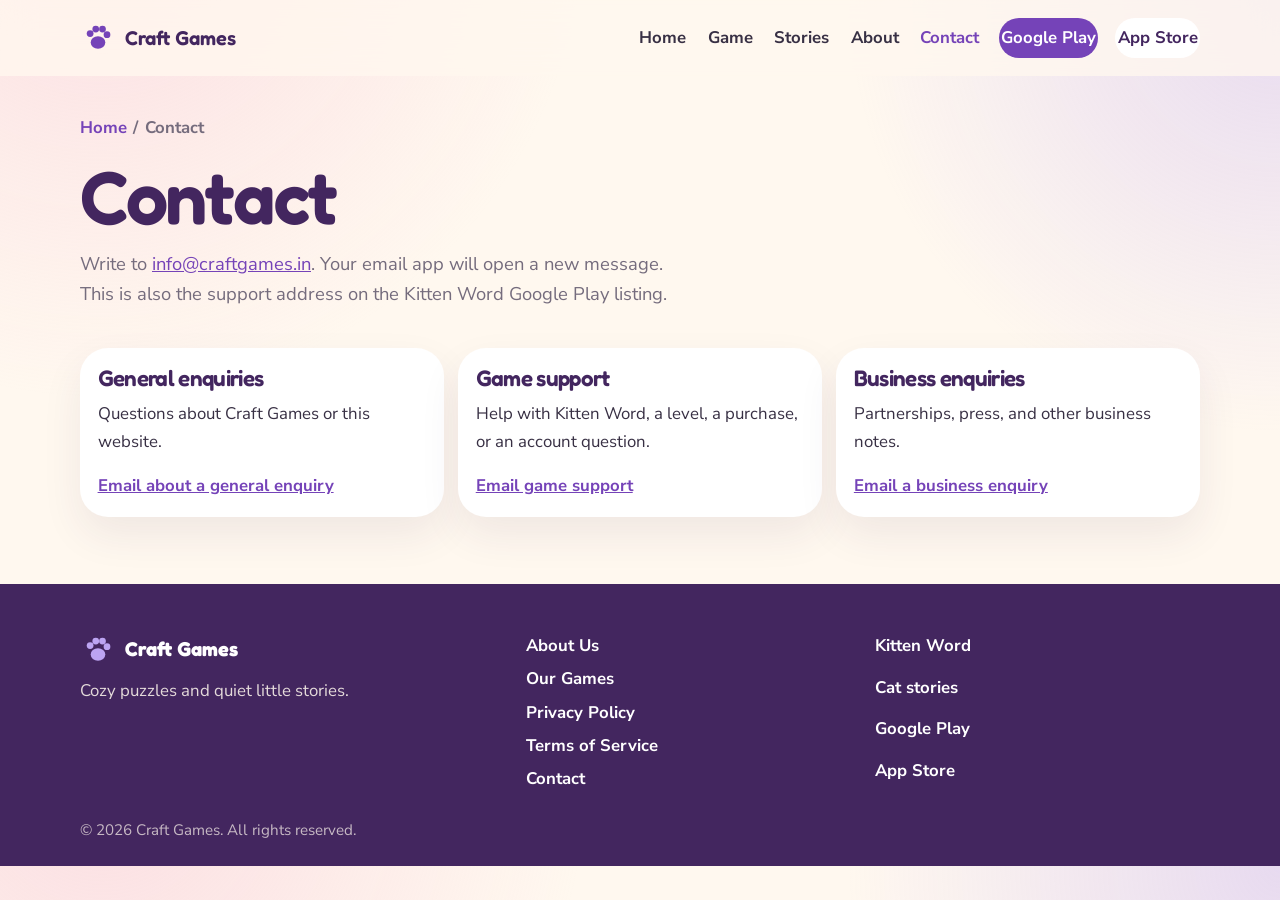
<file: contact/index.html>
<!DOCTYPE html>
<html lang="en">
<head>
  <meta charset="utf-8">
  <meta name="viewport" content="width=device-width, initial-scale=1">
  <title>Contact — Craft Games</title>
  <meta name="description" content="Contact Craft Games at info@craftgames.in for game support, general questions, or business enquiries.">
  <link rel="canonical" href="https://craftgames.in/contact/">
  <meta property="og:type" content="website">
  <meta property="og:site_name" content="Craft Games">
  <meta property="og:title" content="Contact — Craft Games">
  <meta property="og:description" content="Email info@craftgames.in for support, general questions, or business enquiries.">
  <meta property="og:url" content="https://craftgames.in/contact/">
  <meta property="og:image" content="https://craftgames.in/assets/hero-kitten.jpg">
  <meta name="twitter:card" content="summary_large_image">
  <meta name="theme-color" content="#FFF8EF">
  <link rel="icon" href="/assets/favicon.svg" type="image/svg+xml">
  <link rel="apple-touch-icon" href="/assets/apple-touch-icon.png">
  <link rel="stylesheet" href="/css/styles.css">
  <script>document.documentElement.classList.add("js")</script>
</head>
<body>
  <a class="skip" href="#content">Skip to content</a>
  <header class="site-header">
    <div class="nav-bar">
      <a class="logo" href="/">
        <svg viewBox="0 0 64 64" aria-hidden="true"><ellipse cx="32" cy="40" rx="13" ry="11" fill="currentColor"/><circle cx="18" cy="24" r="6" fill="currentColor"/><circle cx="28" cy="16" r="6" fill="currentColor"/><circle cx="40" cy="16" r="6" fill="currentColor"/><circle cx="48" cy="26" r="6" fill="currentColor"/></svg>
        <span>Craft Games</span>
      </a>
      <button class="nav-toggle" type="button" aria-expanded="false" aria-controls="site-nav">
        <span class="sr-only">Menu</span>
        <span class="bars" aria-hidden="true"><i></i><i></i><i></i></span>
      </button>
      <nav id="site-nav" class="site-nav" aria-label="Primary">
        <a href="/">Home</a>
        <div class="menu">
          <button class="menu-btn" type="button" aria-expanded="false" aria-haspopup="true">Game</button>
          <div class="menu-panel">
            <a href="/games/kitten-word/">Kitten Word</a>
            <a href="/games/">All games</a>
            <a href="/#demo">Play demo</a>
          </div>
        </div>
        <a href="/stories/">Stories</a>
        <a href="/about/">About</a>
        <a href="/contact/" aria-current="page">Contact</a>
        <a class="btn btn-sm" href="https://play.google.com/store/apps/details?id=com.superfun.wordlotus&hl=en_IN" target="_blank" rel="noopener noreferrer">Google Play</a>
        <a class="btn btn-sm btn-ghost" href="https://apps.apple.com/us/app/kitten-word-cat-word-puzzle/id6785978180" target="_blank" rel="noopener noreferrer">App Store</a>
      </nav>
    </div>
  </header>
  <main id="content">
    <header class="page-hero">
      <div class="wrap">
        <nav class="crumbs" aria-label="Breadcrumb"><a href="/">Home</a><span aria-hidden="true">/</span><span>Contact</span></nav>
        <h1>Contact</h1>
        <p class="lede">Write to <a href="mailto:info@craftgames.in">info@craftgames.in</a>. Your email app will open a new message. This is also the support address on the Kitten Word Google Play listing.</p>
      </div>
    </header>
    <section class="section">
      <div class="wrap contact-grid">
        <article class="contact-card">
          <h2>General enquiries</h2>
          <p>Questions about Craft Games or this website.</p>
          <a href="mailto:info@craftgames.in?subject=General%20enquiry">Email about a general enquiry</a>
        </article>
        <article class="contact-card">
          <h2>Game support</h2>
          <p>Help with Kitten Word, a level, a purchase, or an account question.</p>
          <a href="mailto:info@craftgames.in?subject=Kitten%20Word%20support">Email game support</a>
        </article>
        <article class="contact-card">
          <h2>Business enquiries</h2>
          <p>Partnerships, press, and other business notes.</p>
          <a href="mailto:info@craftgames.in?subject=Business%20enquiry">Email a business enquiry</a>
        </article>
      </div>
    </section>
  </main>
  <footer class="site-footer">
    <div class="wrap footer-grid">
      <div>
        <a class="logo" href="/">
          <svg viewBox="0 0 64 64" aria-hidden="true"><ellipse cx="32" cy="40" rx="13" ry="11" fill="currentColor"/><circle cx="18" cy="24" r="6" fill="currentColor"/><circle cx="28" cy="16" r="6" fill="currentColor"/><circle cx="40" cy="16" r="6" fill="currentColor"/><circle cx="48" cy="26" r="6" fill="currentColor"/></svg>
          <span>Craft Games</span>
        </a>
        <p>Cozy puzzles and quiet little stories.</p>
      </div>
      <nav class="footer-links" aria-label="Footer">
        <a href="/about/">About Us</a>
        <a href="/games/">Our Games</a>
        <a href="/privacy-policy/">Privacy Policy</a>
        <a href="/terms/">Terms of Service</a>
        <a href="/contact/">Contact</a>
      </nav>
      <div class="footer-links">
        <a href="/games/kitten-word/">Kitten Word</a>
        <a href="/stories/">Cat stories</a>
        <a href="https://play.google.com/store/apps/details?id=com.superfun.wordlotus&hl=en_IN" target="_blank" rel="noopener noreferrer">Google Play</a>
        <a href="https://apps.apple.com/us/app/kitten-word-cat-word-puzzle/id6785978180" target="_blank" rel="noopener noreferrer">App Store</a>
      </div>
    </div>
    <div class="wrap"><p class="copyright">© 2026 Craft Games. All rights reserved.</p></div>
  </footer>
  <script type="module" src="/js/main.js"></script>
</body>
</html>
</file>
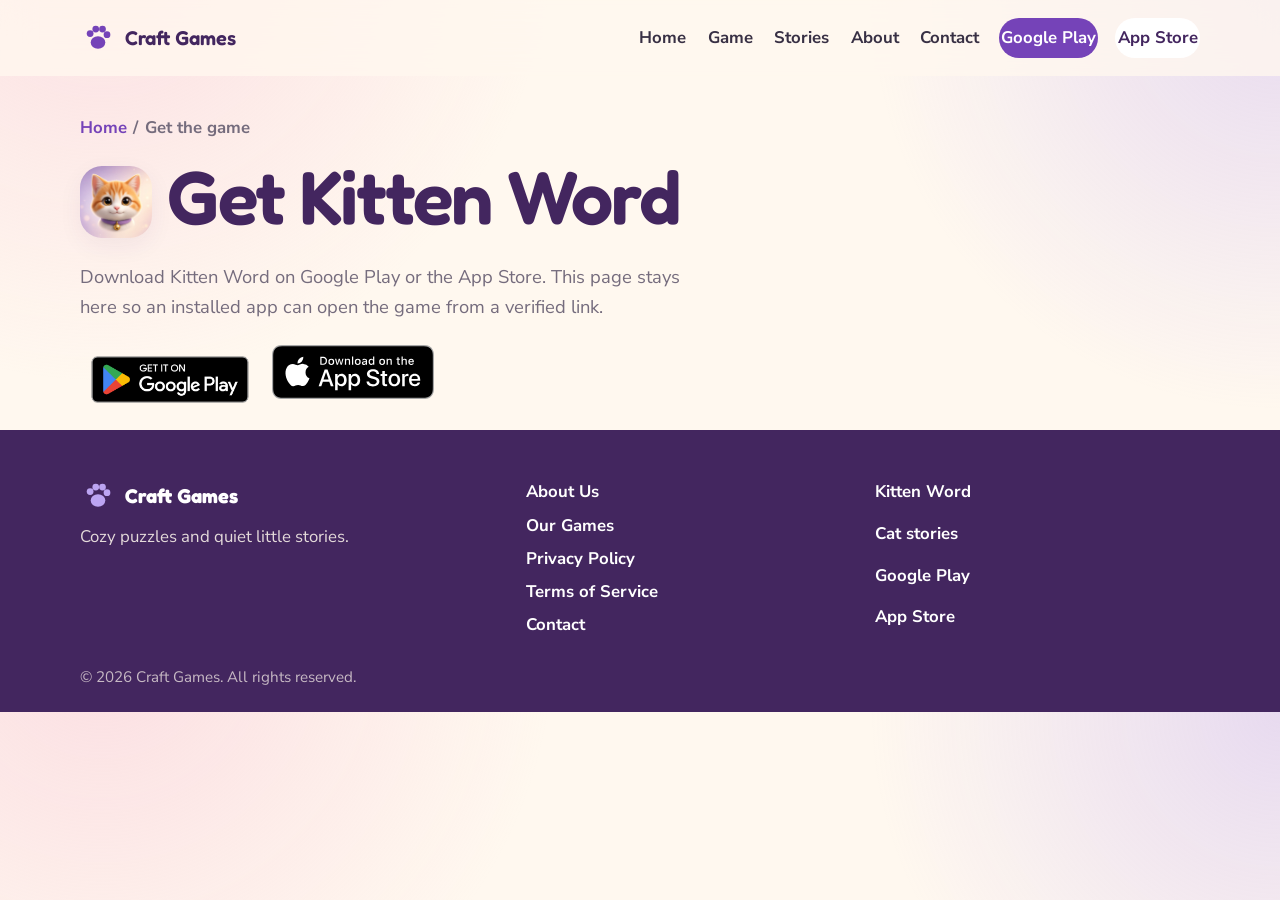
<file: game/index.html>
<!DOCTYPE html>
<html lang="en">
<head>
  <meta charset="utf-8">
  <meta name="viewport" content="width=device-width, initial-scale=1">
  <title>Word Search — Craft Games</title>
  <meta name="description" content="Play Word Search in Kitten Word. Download the game on Google Play or the App Store.">
  <link rel="canonical" href="https://craftgames.in/game">
  <meta property="og:type" content="website">
  <meta property="og:site_name" content="Craft Games">
  <meta property="og:title" content="Word Search — Craft Games">
  <meta property="og:description" content="Play Word Search in Kitten Word. Download the game on Google Play or the App Store.">
  <meta property="og:url" content="https://craftgames.in/game?type=wordsearch">
  <meta property="og:image" content="https://craftgames.in/assets/hero-kitten.jpg">
  <meta name="twitter:card" content="summary_large_image">
  <meta name="theme-color" content="#FFF8EF">
  <link rel="icon" href="/assets/favicon.svg" type="image/svg+xml">
  <link rel="apple-touch-icon" href="/assets/apple-touch-icon.png">
  <link rel="stylesheet" href="/css/styles.css">
  <script>document.documentElement.classList.add("js")</script>
</head>
<body>
  <a class="skip" href="#content">Skip to content</a>
  <header class="site-header">
    <div class="nav-bar">
      <a class="logo" href="/">
        <svg viewBox="0 0 64 64" aria-hidden="true"><ellipse cx="32" cy="40" rx="13" ry="11" fill="currentColor"/><circle cx="18" cy="24" r="6" fill="currentColor"/><circle cx="28" cy="16" r="6" fill="currentColor"/><circle cx="40" cy="16" r="6" fill="currentColor"/><circle cx="48" cy="26" r="6" fill="currentColor"/></svg>
        <span>Craft Games</span>
      </a>
      <button class="nav-toggle" type="button" aria-expanded="false" aria-controls="site-nav">
        <span class="sr-only">Menu</span>
        <span class="bars" aria-hidden="true"><i></i><i></i><i></i></span>
      </button>
      <nav id="site-nav" class="site-nav" aria-label="Primary">
        <a href="/">Home</a>
        <div class="menu">
          <button class="menu-btn" type="button" aria-expanded="false" aria-haspopup="true">Game</button>
          <div class="menu-panel">
            <a href="/games/kitten-word/">Kitten Word</a>
            <a href="/games/">All games</a>
            <a href="/#demo">Play demo</a>
          </div>
        </div>
        <a href="/stories/">Stories</a>
        <a href="/about/">About</a>
        <a href="/contact/">Contact</a>
        <a class="btn btn-sm" href="https://play.google.com/store/apps/details?id=com.superfun.wordlotus&hl=en_IN" target="_blank" rel="noopener noreferrer">Google Play</a>
        <a class="btn btn-sm btn-ghost" href="https://apps.apple.com/us/app/kitten-word-cat-word-puzzle/id6785978180" target="_blank" rel="noopener noreferrer">App Store</a>
      </nav>
    </div>
  </header>
  <main id="content">
    <header class="page-hero">
      <div class="wrap">
        <nav class="crumbs" aria-label="Breadcrumb"><a href="/">Home</a><span aria-hidden="true">/</span><span id="crumb-label">Word Search</span></nav>
        <div class="game-title">
          <img src="/assets/game-icon.jpg" width="320" height="320" alt="">
          <h1 id="game-heading">Word Search</h1>
        </div>
        <p class="lede" id="game-lede">Play Word Search in Kitten Word. If the app is installed, this link opens it. If not, download the game below. A new player starts at the Level 1 tutorial. A returning player continues from saved progress.</p>
        <div class="actions">
          <a class="store-badge" id="play-store" href="https://play.google.com/store/apps/details?id=com.superfun.wordlotus&hl=en_IN" target="_blank" rel="noopener noreferrer">
            <img src="/assets/google-play-badge.png" width="646" height="250" alt="Get it on Google Play">
          </a>
          <a class="store-badge app" id="app-store" href="https://apps.apple.com/us/app/kitten-word-cat-word-puzzle/id6785978180" target="_blank" rel="noopener noreferrer">
            <img src="/assets/app-store-badge.svg" width="120" height="40" alt="Download on the App Store">
          </a>
        </div>
      </div>
    </header>
  </main>
  <footer class="site-footer">
    <div class="wrap footer-grid">
      <div>
        <a class="logo" href="/">
          <svg viewBox="0 0 64 64" aria-hidden="true"><ellipse cx="32" cy="40" rx="13" ry="11" fill="currentColor"/><circle cx="18" cy="24" r="6" fill="currentColor"/><circle cx="28" cy="16" r="6" fill="currentColor"/><circle cx="40" cy="16" r="6" fill="currentColor"/><circle cx="48" cy="26" r="6" fill="currentColor"/></svg>
          <span>Craft Games</span>
        </a>
        <p>Cozy puzzles and quiet little stories.</p>
      </div>
      <nav class="footer-links" aria-label="Footer">
        <a href="/about/">About Us</a>
        <a href="/games/">Our Games</a>
        <a href="/privacy-policy/">Privacy Policy</a>
        <a href="/terms/">Terms of Service</a>
        <a href="/contact/">Contact</a>
      </nav>
      <div class="footer-links">
        <a href="/games/kitten-word/">Kitten Word</a>
        <a href="/stories/">Cat stories</a>
        <a href="https://play.google.com/store/apps/details?id=com.superfun.wordlotus&hl=en_IN" target="_blank" rel="noopener noreferrer">Google Play</a>
        <a href="https://apps.apple.com/us/app/kitten-word-cat-word-puzzle/id6785978180" target="_blank" rel="noopener noreferrer">App Store</a>
      </div>
    </div>
    <div class="wrap"><p class="copyright">© 2026 Craft Games. All rights reserved.</p></div>
  </footer>
  <script>
    (function () {
      var type = new URLSearchParams(location.search).get("type");
      if (type === "wordsearch") return;
      document.title = "Get Kitten Word — Craft Games";
      var heading = document.getElementById("game-heading");
      var lede = document.getElementById("game-lede");
      var crumb = document.getElementById("crumb-label");
      if (heading) heading.textContent = "Get Kitten Word";
      if (crumb) crumb.textContent = "Get the game";
      if (lede) lede.textContent = "Download Kitten Word on Google Play or the App Store. This page stays here so an installed app can open the game from a verified link.";
    })();
  </script>
  <script>
    (function () {
      var q = new URLSearchParams(location.search);
      if (q.get("type") !== "wordsearch") return;

      var r = new URLSearchParams({ type: "wordsearch" });
      ["utm_source", "utm_medium", "utm_campaign", "utm_content"].forEach(function (k) {
        if (q.get(k)) r.set(k, q.get(k));
      });
      var play = "https://play.google.com/store/apps/details?id=com.superfun.wordlotus&referrer="
               + encodeURIComponent(r.toString());
      var appStore = "https://apps.apple.com/us/app/kitten-word-cat-word-puzzle/id6785978180";

      // Buttons keep working if a browser blocks the redirect
      document.querySelectorAll('a[href*="play.google.com/store/apps/details"]')
        .forEach(function (a) { a.href = play; });

      var ua = navigator.userAgent;
      var isIOS = /iPhone|iPad|iPod/i.test(ua) ||
                  (navigator.platform === "MacIntel" && navigator.maxTouchPoints > 1);
      if (/Android/i.test(ua)) location.replace(play);
      else if (isIOS) location.replace(appStore);
    })();
  </script>
  <script type="module" src="/js/main.js"></script>
</body>
</html>
</file>
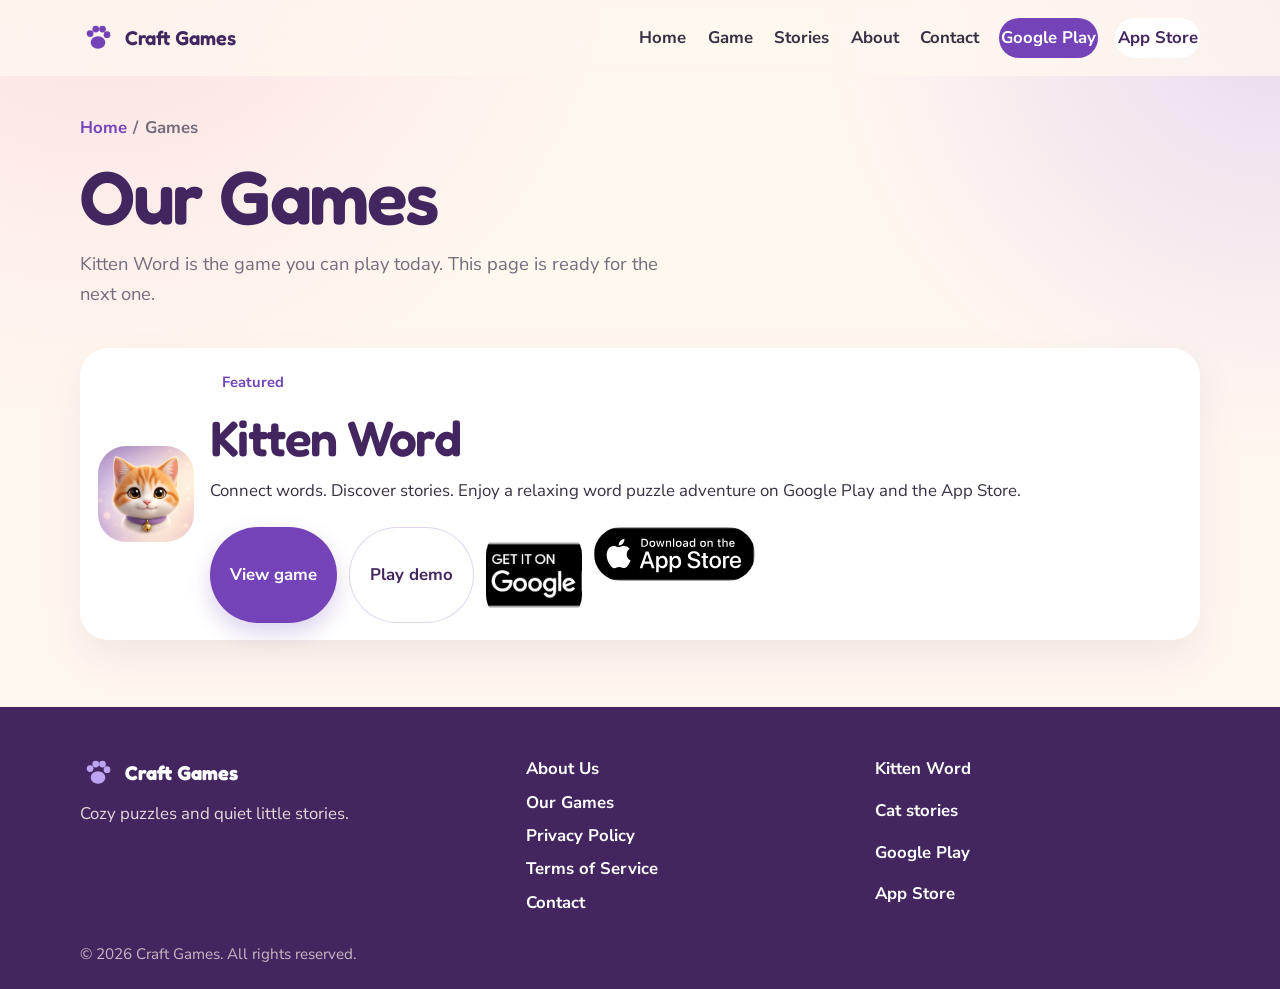
<file: games/index.html>
<!DOCTYPE html>
<html lang="en">
<head>
  <meta charset="utf-8">
  <meta name="viewport" content="width=device-width, initial-scale=1">
  <title>Our Games — Craft Games</title>
  <meta name="description" content="Games from Craft Games. Kitten Word is the featured cozy word puzzle, with room on this page for games still to come.">
  <link rel="canonical" href="https://craftgames.in/games/">
  <meta property="og:type" content="website">
  <meta property="og:site_name" content="Craft Games">
  <meta property="og:title" content="Our Games — Craft Games">
  <meta property="og:description" content="Kitten Word is the featured game from Craft Games.">
  <meta property="og:url" content="https://craftgames.in/games/">
  <meta property="og:image" content="https://craftgames.in/assets/hero-kitten.jpg">
  <meta name="twitter:card" content="summary_large_image">
  <meta name="theme-color" content="#FFF8EF">
  <link rel="icon" href="/assets/favicon.svg" type="image/svg+xml">
  <link rel="apple-touch-icon" href="/assets/apple-touch-icon.png">
  <link rel="stylesheet" href="/css/styles.css">
  <script>document.documentElement.classList.add("js")</script>
</head>
<body>
  <a class="skip" href="#content">Skip to content</a>
  <header class="site-header">
    <div class="nav-bar">
      <a class="logo" href="/">
        <svg viewBox="0 0 64 64" aria-hidden="true"><ellipse cx="32" cy="40" rx="13" ry="11" fill="currentColor"/><circle cx="18" cy="24" r="6" fill="currentColor"/><circle cx="28" cy="16" r="6" fill="currentColor"/><circle cx="40" cy="16" r="6" fill="currentColor"/><circle cx="48" cy="26" r="6" fill="currentColor"/></svg>
        <span>Craft Games</span>
      </a>
      <button class="nav-toggle" type="button" aria-expanded="false" aria-controls="site-nav">
        <span class="sr-only">Menu</span>
        <span class="bars" aria-hidden="true"><i></i><i></i><i></i></span>
      </button>
      <nav id="site-nav" class="site-nav" aria-label="Primary">
        <a href="/">Home</a>
        <div class="menu">
          <button class="menu-btn" type="button" aria-expanded="false" aria-haspopup="true">Game</button>
          <div class="menu-panel">
            <a href="/games/kitten-word/">Kitten Word</a>
            <a href="/games/" aria-current="page">All games</a>
            <a href="/#demo">Play demo</a>
          </div>
        </div>
        <a href="/stories/">Stories</a>
        <a href="/about/">About</a>
        <a href="/contact/">Contact</a>
        <a class="btn btn-sm" href="https://play.google.com/store/apps/details?id=com.superfun.wordlotus&hl=en_IN" target="_blank" rel="noopener noreferrer">Google Play</a>
        <a class="btn btn-sm btn-ghost" href="https://apps.apple.com/us/app/kitten-word-cat-word-puzzle/id6785978180" target="_blank" rel="noopener noreferrer">App Store</a>
      </nav>
    </div>
  </header>
  <main id="content">
    <header class="page-hero">
      <div class="wrap">
        <nav class="crumbs" aria-label="Breadcrumb"><a href="/">Home</a><span aria-hidden="true">/</span><span>Games</span></nav>
        <h1>Our Games</h1>
        <p class="lede">Kitten Word is the game you can play today. This page is ready for the next one.</p>
      </div>
    </header>
    <section class="section">
      <div class="wrap stack">
        <!-- Add another game by copying the article.game-card block and giving it a page under /games/. -->
        <article class="game-card">
          <img src="/assets/game-icon.jpg" width="320" height="320" alt="Illustrated kitten used as the Kitten Word mark on this website">
          <div>
            <p class="eyebrow">Featured</p>
            <h2>Kitten Word</h2>
            <p>Connect words. Discover stories. Enjoy a relaxing word puzzle adventure on Google Play and the App Store.</p>
            <div class="actions">
              <a class="btn" href="/games/kitten-word/">View game</a>
              <a class="btn btn-ghost" href="/#demo">Play demo</a>
              <a class="store-badge" href="https://play.google.com/store/apps/details?id=com.superfun.wordlotus&hl=en_IN" target="_blank" rel="noopener noreferrer">
                <img src="/assets/google-play-badge.png" width="646" height="250" alt="Get it on Google Play">
              </a>
              <a class="store-badge app" href="https://apps.apple.com/us/app/kitten-word-cat-word-puzzle/id6785978180" target="_blank" rel="noopener noreferrer">
                <img src="/assets/app-store-badge.svg" width="120" height="40" alt="Download on the App Store">
              </a>
            </div>
          </div>
        </article>
      </div>
    </section>
  </main>
  <footer class="site-footer">
    <div class="wrap footer-grid">
      <div>
        <a class="logo" href="/">
          <svg viewBox="0 0 64 64" aria-hidden="true"><ellipse cx="32" cy="40" rx="13" ry="11" fill="currentColor"/><circle cx="18" cy="24" r="6" fill="currentColor"/><circle cx="28" cy="16" r="6" fill="currentColor"/><circle cx="40" cy="16" r="6" fill="currentColor"/><circle cx="48" cy="26" r="6" fill="currentColor"/></svg>
          <span>Craft Games</span>
        </a>
        <p>Cozy puzzles and quiet little stories.</p>
      </div>
      <nav class="footer-links" aria-label="Footer">
        <a href="/about/">About Us</a>
        <a href="/games/">Our Games</a>
        <a href="/privacy-policy/">Privacy Policy</a>
        <a href="/terms/">Terms of Service</a>
        <a href="/contact/">Contact</a>
      </nav>
      <div class="footer-links">
        <a href="/games/kitten-word/">Kitten Word</a>
        <a href="/stories/">Cat stories</a>
        <a href="https://play.google.com/store/apps/details?id=com.superfun.wordlotus&hl=en_IN" target="_blank" rel="noopener noreferrer">Google Play</a>
        <a href="https://apps.apple.com/us/app/kitten-word-cat-word-puzzle/id6785978180" target="_blank" rel="noopener noreferrer">App Store</a>
      </div>
    </div>
    <div class="wrap"><p class="copyright">© 2026 Craft Games. All rights reserved.</p></div>
  </footer>
  <script type="module" src="/js/main.js"></script>
</body>
</html>
</file>
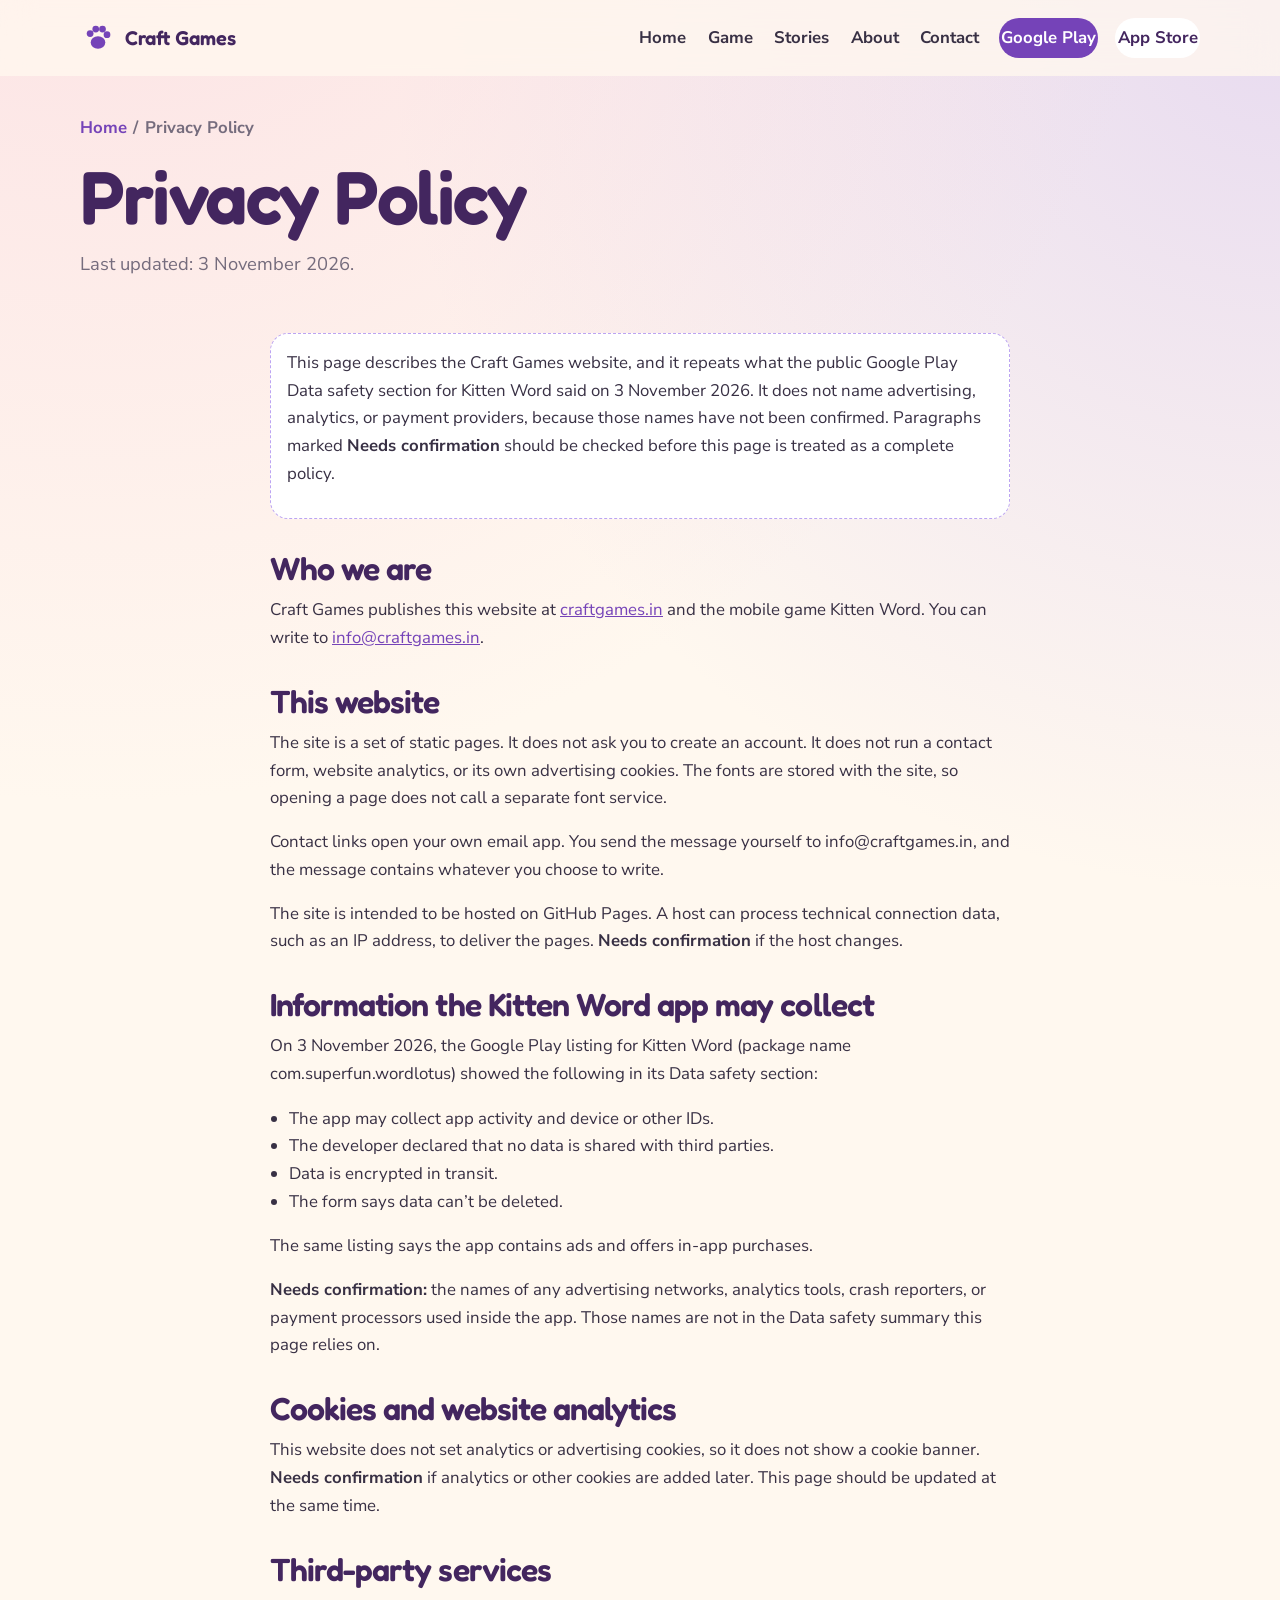
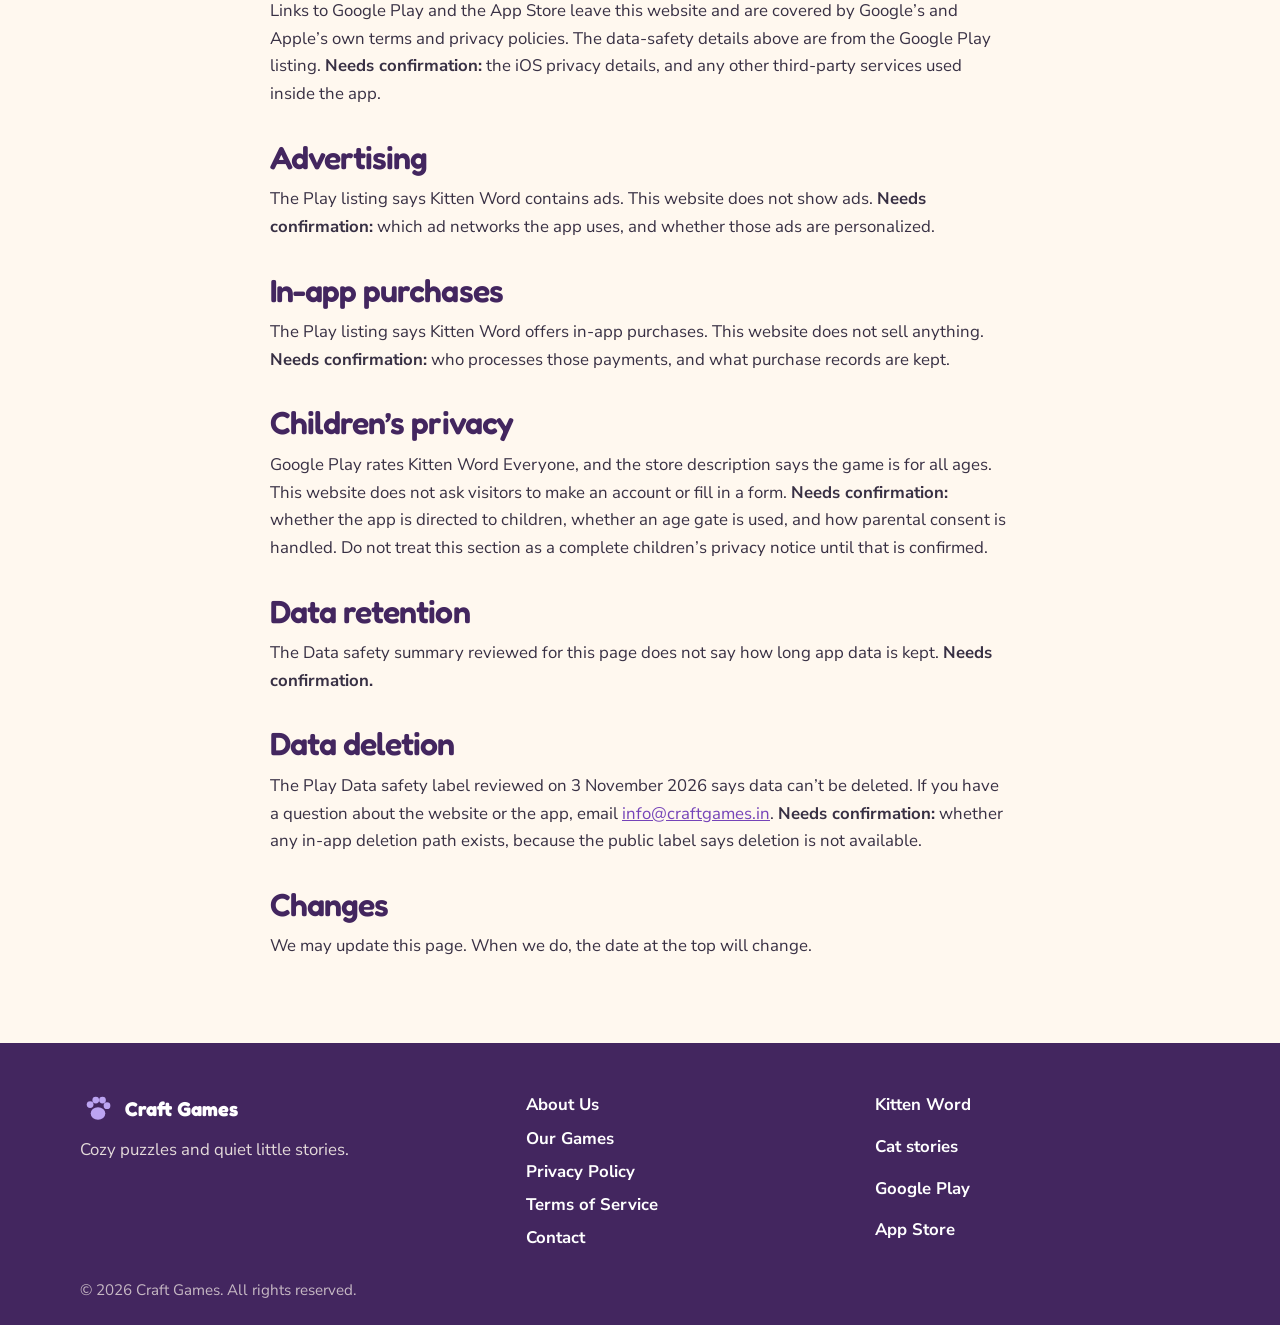
<file: privacy-policy/index.html>
<!DOCTYPE html>
<html lang="en">
<head>
  <meta charset="utf-8">
  <meta name="viewport" content="width=device-width, initial-scale=1">
  <title>Privacy Policy — Craft Games</title>
  <meta name="description" content="Privacy policy for the Craft Games website and what the public Google Play Data safety section says about Kitten Word.">
  <link rel="canonical" href="https://craftgames.in/privacy-policy/">
  <meta property="og:type" content="website">
  <meta property="og:site_name" content="Craft Games">
  <meta property="og:title" content="Privacy Policy — Craft Games">
  <meta property="og:description" content="How the Craft Games website works, and what the Kitten Word Play listing says about data.">
  <meta property="og:url" content="https://craftgames.in/privacy-policy/">
  <meta property="og:image" content="https://craftgames.in/assets/hero-kitten.jpg">
  <meta name="twitter:card" content="summary_large_image">
  <meta name="theme-color" content="#FFF8EF">
  <link rel="icon" href="/assets/favicon.svg" type="image/svg+xml">
  <link rel="apple-touch-icon" href="/assets/apple-touch-icon.png">
  <link rel="stylesheet" href="/css/styles.css">
  <script>document.documentElement.classList.add("js")</script>
</head>
<body>
  <a class="skip" href="#content">Skip to content</a>
  <header class="site-header">
    <div class="nav-bar">
      <a class="logo" href="/">
        <svg viewBox="0 0 64 64" aria-hidden="true"><ellipse cx="32" cy="40" rx="13" ry="11" fill="currentColor"/><circle cx="18" cy="24" r="6" fill="currentColor"/><circle cx="28" cy="16" r="6" fill="currentColor"/><circle cx="40" cy="16" r="6" fill="currentColor"/><circle cx="48" cy="26" r="6" fill="currentColor"/></svg>
        <span>Craft Games</span>
      </a>
      <button class="nav-toggle" type="button" aria-expanded="false" aria-controls="site-nav">
        <span class="sr-only">Menu</span>
        <span class="bars" aria-hidden="true"><i></i><i></i><i></i></span>
      </button>
      <nav id="site-nav" class="site-nav" aria-label="Primary">
        <a href="/">Home</a>
        <div class="menu">
          <button class="menu-btn" type="button" aria-expanded="false" aria-haspopup="true">Game</button>
          <div class="menu-panel">
            <a href="/games/kitten-word/">Kitten Word</a>
            <a href="/games/">All games</a>
            <a href="/#demo">Play demo</a>
          </div>
        </div>
        <a href="/stories/">Stories</a>
        <a href="/about/">About</a>
        <a href="/contact/">Contact</a>
        <a class="btn btn-sm" href="https://play.google.com/store/apps/details?id=com.superfun.wordlotus&hl=en_IN" target="_blank" rel="noopener noreferrer">Google Play</a>
        <a class="btn btn-sm btn-ghost" href="https://apps.apple.com/us/app/kitten-word-cat-word-puzzle/id6785978180" target="_blank" rel="noopener noreferrer">App Store</a>
      </nav>
    </div>
  </header>
  <main id="content">
    <header class="page-hero">
      <div class="wrap">
        <nav class="crumbs" aria-label="Breadcrumb"><a href="/">Home</a><span aria-hidden="true">/</span><span>Privacy Policy</span></nav>
        <h1>Privacy Policy</h1>
        <p class="lede">Last updated: 3 November 2026.</p>
      </div>
    </header>
    <section class="section">
      <div class="wrap prose">
        <aside class="note">
          <p>This page describes the Craft Games website, and it repeats what the public Google Play Data safety section for Kitten Word said on 3 November 2026. It does not name advertising, analytics, or payment providers, because those names have not been confirmed. Paragraphs marked <strong>Needs confirmation</strong> should be checked before this page is treated as a complete policy.</p>
        </aside>

        <h2>Who we are</h2>
        <p>Craft Games publishes this website at <a href="https://craftgames.in/">craftgames.in</a> and the mobile game Kitten Word. You can write to <a href="mailto:info@craftgames.in">info@craftgames.in</a>.</p>

        <h2>This website</h2>
        <p>The site is a set of static pages. It does not ask you to create an account. It does not run a contact form, website analytics, or its own advertising cookies. The fonts are stored with the site, so opening a page does not call a separate font service.</p>
        <p>Contact links open your own email app. You send the message yourself to info@craftgames.in, and the message contains whatever you choose to write.</p>
        <p>The site is intended to be hosted on GitHub Pages. A host can process technical connection data, such as an IP address, to deliver the pages. <strong>Needs confirmation</strong> if the host changes.</p>

        <h2>Information the Kitten Word app may collect</h2>
        <p>On 3 November 2026, the Google Play listing for Kitten Word (package name com.superfun.wordlotus) showed the following in its Data safety section:</p>
        <ul>
          <li>The app may collect app activity and device or other IDs.</li>
          <li>The developer declared that no data is shared with third parties.</li>
          <li>Data is encrypted in transit.</li>
          <li>The form says data can’t be deleted.</li>
        </ul>
        <p>The same listing says the app contains ads and offers in-app purchases.</p>
        <p><strong>Needs confirmation:</strong> the names of any advertising networks, analytics tools, crash reporters, or payment processors used inside the app. Those names are not in the Data safety summary this page relies on.</p>

        <h2>Cookies and website analytics</h2>
        <p>This website does not set analytics or advertising cookies, so it does not show a cookie banner. <strong>Needs confirmation</strong> if analytics or other cookies are added later. This page should be updated at the same time.</p>

        <h2>Third-party services</h2>
        <p>Links to Google Play and the App Store leave this website and are covered by Google’s and Apple’s own terms and privacy policies. The data-safety details above are from the Google Play listing. <strong>Needs confirmation:</strong> the iOS privacy details, and any other third-party services used inside the app.</p>

        <h2>Advertising</h2>
        <p>The Play listing says Kitten Word contains ads. This website does not show ads. <strong>Needs confirmation:</strong> which ad networks the app uses, and whether those ads are personalized.</p>

        <h2>In-app purchases</h2>
        <p>The Play listing says Kitten Word offers in-app purchases. This website does not sell anything. <strong>Needs confirmation:</strong> who processes those payments, and what purchase records are kept.</p>

        <h2>Children’s privacy</h2>
        <p>Google Play rates Kitten Word Everyone, and the store description says the game is for all ages. This website does not ask visitors to make an account or fill in a form. <strong>Needs confirmation:</strong> whether the app is directed to children, whether an age gate is used, and how parental consent is handled. Do not treat this section as a complete children’s privacy notice until that is confirmed.</p>

        <h2>Data retention</h2>
        <p>The Data safety summary reviewed for this page does not say how long app data is kept. <strong>Needs confirmation.</strong></p>

        <h2>Data deletion</h2>
        <p>The Play Data safety label reviewed on 3 November 2026 says data can’t be deleted. If you have a question about the website or the app, email <a href="mailto:info@craftgames.in">info@craftgames.in</a>. <strong>Needs confirmation:</strong> whether any in-app deletion path exists, because the public label says deletion is not available.</p>

        <h2>Changes</h2>
        <p>We may update this page. When we do, the date at the top will change.</p>
      </div>
    </section>
  </main>
  <footer class="site-footer">
    <div class="wrap footer-grid">
      <div>
        <a class="logo" href="/">
          <svg viewBox="0 0 64 64" aria-hidden="true"><ellipse cx="32" cy="40" rx="13" ry="11" fill="currentColor"/><circle cx="18" cy="24" r="6" fill="currentColor"/><circle cx="28" cy="16" r="6" fill="currentColor"/><circle cx="40" cy="16" r="6" fill="currentColor"/><circle cx="48" cy="26" r="6" fill="currentColor"/></svg>
          <span>Craft Games</span>
        </a>
        <p>Cozy puzzles and quiet little stories.</p>
      </div>
      <nav class="footer-links" aria-label="Footer">
        <a href="/about/">About Us</a>
        <a href="/games/">Our Games</a>
        <a href="/privacy-policy/">Privacy Policy</a>
        <a href="/terms/">Terms of Service</a>
        <a href="/contact/">Contact</a>
      </nav>
      <div class="footer-links">
        <a href="/games/kitten-word/">Kitten Word</a>
        <a href="/stories/">Cat stories</a>
        <a href="https://play.google.com/store/apps/details?id=com.superfun.wordlotus&hl=en_IN" target="_blank" rel="noopener noreferrer">Google Play</a>
        <a href="https://apps.apple.com/us/app/kitten-word-cat-word-puzzle/id6785978180" target="_blank" rel="noopener noreferrer">App Store</a>
      </div>
    </div>
    <div class="wrap"><p class="copyright">© 2026 Craft Games. All rights reserved.</p></div>
  </footer>
  <script type="module" src="/js/main.js"></script>
</body>
</html>
</file>
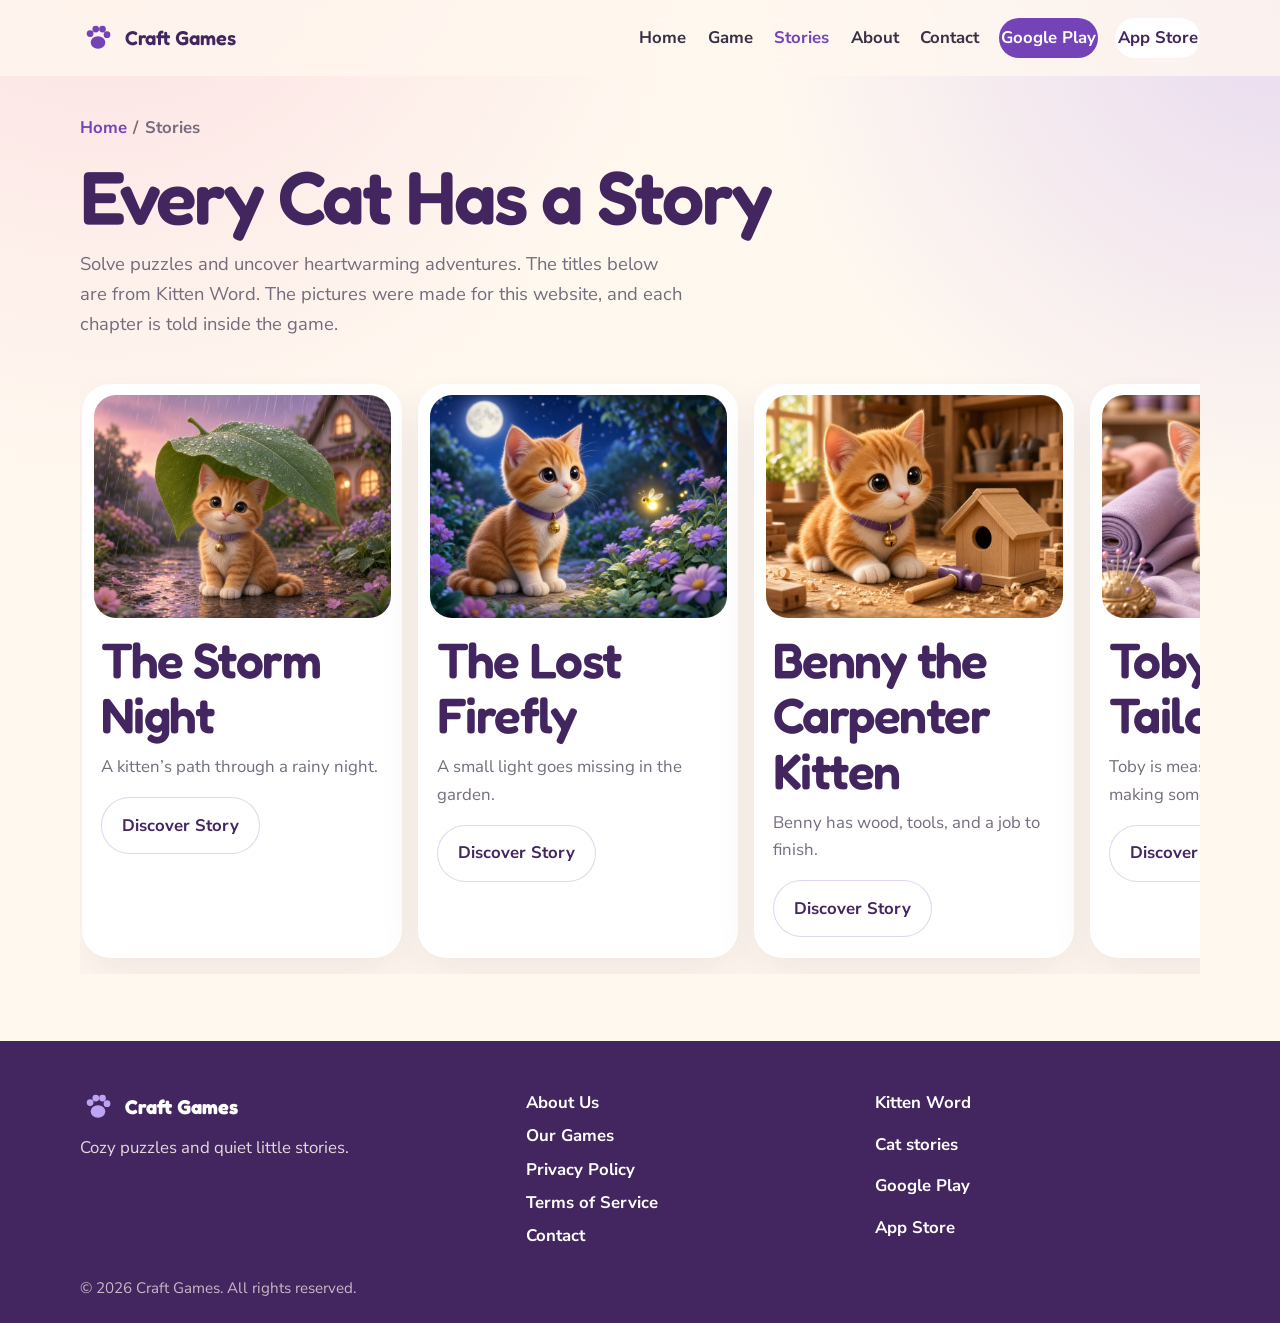
<file: stories/index.html>
<!DOCTYPE html>
<html lang="en">
<head>
  <meta charset="utf-8">
  <meta name="viewport" content="width=device-width, initial-scale=1">
  <title>Cat Stories — Craft Games</title>
  <meta name="description" content="Stories from Kitten Word, including The Storm Night, Muffin the Baker Kitten, and Luna's Secret Vision.">
  <link rel="canonical" href="https://craftgames.in/stories/">
  <meta property="og:type" content="website">
  <meta property="og:site_name" content="Craft Games">
  <meta property="og:title" content="Cat Stories — Craft Games">
  <meta property="og:description" content="Every cat has a story. These are the chapters you can uncover in Kitten Word.">
  <meta property="og:url" content="https://craftgames.in/stories/">
  <meta property="og:image" content="https://craftgames.in/assets/hero-kitten.jpg">
  <meta name="twitter:card" content="summary_large_image">
  <meta name="theme-color" content="#FFF8EF">
  <link rel="icon" href="/assets/favicon.svg" type="image/svg+xml">
  <link rel="apple-touch-icon" href="/assets/apple-touch-icon.png">
  <link rel="stylesheet" href="/css/styles.css">
  <script>document.documentElement.classList.add("js")</script>
</head>
<body>
  <a class="skip" href="#content">Skip to content</a>
  <header class="site-header">
    <div class="nav-bar">
      <a class="logo" href="/">
        <svg viewBox="0 0 64 64" aria-hidden="true"><ellipse cx="32" cy="40" rx="13" ry="11" fill="currentColor"/><circle cx="18" cy="24" r="6" fill="currentColor"/><circle cx="28" cy="16" r="6" fill="currentColor"/><circle cx="40" cy="16" r="6" fill="currentColor"/><circle cx="48" cy="26" r="6" fill="currentColor"/></svg>
        <span>Craft Games</span>
      </a>
      <button class="nav-toggle" type="button" aria-expanded="false" aria-controls="site-nav">
        <span class="sr-only">Menu</span>
        <span class="bars" aria-hidden="true"><i></i><i></i><i></i></span>
      </button>
      <nav id="site-nav" class="site-nav" aria-label="Primary">
        <a href="/">Home</a>
        <div class="menu">
          <button class="menu-btn" type="button" aria-expanded="false" aria-haspopup="true">Game</button>
          <div class="menu-panel">
            <a href="/games/kitten-word/">Kitten Word</a>
            <a href="/games/">All games</a>
            <a href="/#demo">Play demo</a>
          </div>
        </div>
        <a href="/stories/" aria-current="page">Stories</a>
        <a href="/about/">About</a>
        <a href="/contact/">Contact</a>
        <a class="btn btn-sm" href="https://play.google.com/store/apps/details?id=com.superfun.wordlotus&hl=en_IN" target="_blank" rel="noopener noreferrer">Google Play</a>
        <a class="btn btn-sm btn-ghost" href="https://apps.apple.com/us/app/kitten-word-cat-word-puzzle/id6785978180" target="_blank" rel="noopener noreferrer">App Store</a>
      </nav>
    </div>
  </header>
  <main id="content">
    <header class="page-hero">
      <div class="wrap">
        <nav class="crumbs" aria-label="Breadcrumb"><a href="/">Home</a><span aria-hidden="true">/</span><span>Stories</span></nav>
        <h1>Every Cat Has a Story</h1>
        <p class="lede">Solve puzzles and uncover heartwarming adventures. The titles below are from Kitten Word. The pictures were made for this website, and each chapter is told inside the game.</p>
      </div>
    </header>
    <section class="section">
      <div class="wrap story-grid" tabindex="0" aria-label="Cat stories">
        <article class="story-card" id="the-storm-night">
          <div class="story-art"><img src="/assets/stories/storm.jpg" width="840" height="630" alt="Website illustration for The Storm Night" loading="lazy" decoding="async"></div>
          <div class="story-body"><h2>The Storm Night</h2><p class="story-blurb">A kitten’s path through a rainy night.</p><button type="button" class="btn btn-ghost" data-story>Discover Story</button></div>
        </article>
        <article class="story-card" id="the-lost-firefly">
          <div class="story-art"><img src="/assets/stories/firefly.jpg" width="840" height="630" alt="Website illustration for The Lost Firefly" loading="lazy" decoding="async"></div>
          <div class="story-body"><h2>The Lost Firefly</h2><p class="story-blurb">A small light goes missing in the garden.</p><button type="button" class="btn btn-ghost" data-story>Discover Story</button></div>
        </article>
        <article class="story-card" id="benny-the-carpenter-kitten">
          <div class="story-art"><img src="/assets/stories/benny.jpg" width="840" height="630" alt="Website illustration for Benny the Carpenter Kitten" loading="lazy" decoding="async"></div>
          <div class="story-body"><h2>Benny the Carpenter Kitten</h2><p class="story-blurb">Benny has wood, tools, and a job to finish.</p><button type="button" class="btn btn-ghost" data-story>Discover Story</button></div>
        </article>
        <article class="story-card" id="toby-the-tailor-kitten">
          <div class="story-art"><img src="/assets/stories/toby.jpg" width="840" height="630" alt="Website illustration for Toby the Tailor Kitten" loading="lazy" decoding="async"></div>
          <div class="story-body"><h2>Toby the Tailor Kitten</h2><p class="story-blurb">Toby is measuring, stitching, and making something to wear.</p><button type="button" class="btn btn-ghost" data-story>Discover Story</button></div>
        </article>
        <article class="story-card" id="bella-and-the-missing-guitar">
          <div class="story-art"><img src="/assets/stories/bella.jpg" width="840" height="630" alt="Website illustration for Bella and the Missing Guitar" loading="lazy" decoding="async"></div>
          <div class="story-body"><h2>Bella and the Missing Guitar</h2><p class="story-blurb">Bella’s guitar is gone, and so is the song.</p><button type="button" class="btn btn-ghost" data-story>Discover Story</button></div>
        </article>
        <article class="story-card" id="muffin-the-baker-kitten">
          <div class="story-art"><img src="/assets/stories/muffin.jpg" width="840" height="630" alt="Website illustration for Muffin the Baker Kitten" loading="lazy" decoding="async"></div>
          <div class="story-body"><h2>Muffin the Baker Kitten</h2><p class="story-blurb">The bakery is warm, and Muffin is in the middle of a bake.</p><button type="button" class="btn btn-ghost" data-story>Discover Story</button></div>
        </article>
        <article class="story-card" id="ollie-and-its-balloon">
          <div class="story-art"><img src="/assets/stories/ollie.jpg" width="840" height="630" alt="Website illustration for Ollie and Its Balloon" loading="lazy" decoding="async"></div>
          <div class="story-body"><h2>Ollie and Its Balloon</h2><p class="story-blurb">A balloon with a mind of its own.</p><button type="button" class="btn btn-ghost" data-story>Discover Story</button></div>
        </article>
        <article class="story-card" id="the-cave-roar">
          <div class="story-art"><img src="/assets/stories/cave.jpg" width="840" height="630" alt="Website illustration for The Cave Roar" loading="lazy" decoding="async"></div>
          <div class="story-body"><h2>The Cave Roar</h2><p class="story-blurb">A glowing cave, and a sound from deeper inside.</p><button type="button" class="btn btn-ghost" data-story>Discover Story</button></div>
        </article>
        <article class="story-card" id="milo-the-alien-explorer">
          <div class="story-art"><img src="/assets/stories/milo.jpg" width="840" height="630" alt="Website illustration for Milo the Alien Explorer" loading="lazy" decoding="async"></div>
          <div class="story-body"><h2>Milo the Alien Explorer</h2><p class="story-blurb">Milo treats the stars like a map.</p><button type="button" class="btn btn-ghost" data-story>Discover Story</button></div>
        </article>
        <article class="story-card" id="finn-the-racing-kitten">
          <div class="story-art"><img src="/assets/stories/finn.jpg" width="840" height="630" alt="Website illustration for Finn the Racing Kitten" loading="lazy" decoding="async"></div>
          <div class="story-body"><h2>Finn the Racing Kitten</h2><p class="story-blurb">Finn lives for the next stretch of track.</p><button type="button" class="btn btn-ghost" data-story>Discover Story</button></div>
        </article>
        <article class="story-card" id="the-flying-pancake">
          <div class="story-art"><img src="/assets/stories/pancake.jpg" width="840" height="630" alt="Website illustration for The Flying Pancake" loading="lazy" decoding="async"></div>
          <div class="story-body"><h2>The Flying Pancake</h2><p class="story-blurb">A breakfast that does not stay on the plate.</p><button type="button" class="btn btn-ghost" data-story>Discover Story</button></div>
        </article>
        <article class="story-card" id="charlies-farming-dream">
          <div class="story-art"><img src="/assets/stories/charlie.jpg" width="840" height="630" alt="Website illustration for Charlie's Farming Dream" loading="lazy" decoding="async"></div>
          <div class="story-body"><h2>Charlie's Farming Dream</h2><p class="story-blurb">Charlie wants a garden to grow.</p><button type="button" class="btn btn-ghost" data-story>Discover Story</button></div>
        </article>
        <article class="story-card" id="leo-and-the-new-neighbor">
          <div class="story-art"><img src="/assets/stories/leo.jpg" width="840" height="630" alt="Website illustration for Leo and the New Neighbor" loading="lazy" decoding="async"></div>
          <div class="story-body"><h2>Leo and the New Neighbor</h2><p class="story-blurb">Someone new has moved in next door.</p><button type="button" class="btn btn-ghost" data-story>Discover Story</button></div>
        </article>
        <article class="story-card" id="shadows-final-theft">
          <div class="story-art"><img src="/assets/stories/shadow.jpg" width="840" height="630" alt="Website illustration for Shadow's Final Theft" loading="lazy" decoding="async"></div>
          <div class="story-body"><h2>Shadow's Final Theft</h2><p class="story-blurb">Shadow’s story of one last theft.</p><button type="button" class="btn btn-ghost" data-story>Discover Story</button></div>
        </article>
        <article class="story-card" id="lunas-secret-vision">
          <div class="story-art"><img src="/assets/stories/luna.jpg" width="840" height="630" alt="Website illustration for Luna's Secret Vision" loading="lazy" decoding="async"></div>
          <div class="story-body"><h2>Luna's Secret Vision</h2><p class="story-blurb">Luna has seen something under the moon.</p><button type="button" class="btn btn-ghost" data-story>Discover Story</button></div>
        </article>
      </div>
    </section>
  </main>
  <footer class="site-footer">
    <div class="wrap footer-grid">
      <div>
        <a class="logo" href="/">
          <svg viewBox="0 0 64 64" aria-hidden="true"><ellipse cx="32" cy="40" rx="13" ry="11" fill="currentColor"/><circle cx="18" cy="24" r="6" fill="currentColor"/><circle cx="28" cy="16" r="6" fill="currentColor"/><circle cx="40" cy="16" r="6" fill="currentColor"/><circle cx="48" cy="26" r="6" fill="currentColor"/></svg>
          <span>Craft Games</span>
        </a>
        <p>Cozy puzzles and quiet little stories.</p>
      </div>
      <nav class="footer-links" aria-label="Footer">
        <a href="/about/">About Us</a>
        <a href="/games/">Our Games</a>
        <a href="/privacy-policy/">Privacy Policy</a>
        <a href="/terms/">Terms of Service</a>
        <a href="/contact/">Contact</a>
      </nav>
      <div class="footer-links">
        <a href="/games/kitten-word/">Kitten Word</a>
        <a href="/stories/">Cat stories</a>
        <a href="https://play.google.com/store/apps/details?id=com.superfun.wordlotus&hl=en_IN" target="_blank" rel="noopener noreferrer">Google Play</a>
        <a href="https://apps.apple.com/us/app/kitten-word-cat-word-puzzle/id6785978180" target="_blank" rel="noopener noreferrer">App Store</a>
      </div>
    </div>
    <div class="wrap"><p class="copyright">© 2026 Craft Games. All rights reserved.</p></div>
  </footer>
  <dialog class="story-dialog" id="story-dialog" aria-labelledby="story-dialog-title">
    <div class="story-dialog-card">
      <div class="story-dialog-art"></div>
      <h2 id="story-dialog-title"></h2>
      <p class="story-dialog-copy"></p>
      <p class="fine">This is a short introduction for the website. The illustrated chapter is told inside Kitten Word.</p>
      <div class="dialog-actions">
        <a class="btn" href="https://play.google.com/store/apps/details?id=com.superfun.wordlotus&hl=en_IN" target="_blank" rel="noopener noreferrer">Play on Google Play</a>
        <a class="btn btn-ghost" href="https://apps.apple.com/us/app/kitten-word-cat-word-puzzle/id6785978180" target="_blank" rel="noopener noreferrer">App Store</a>
        <button type="button" class="btn btn-ghost" data-close>Close</button>
      </div>
    </div>
  </dialog>
  <script type="module" src="/js/main.js"></script>
</body>
</html>
</file>
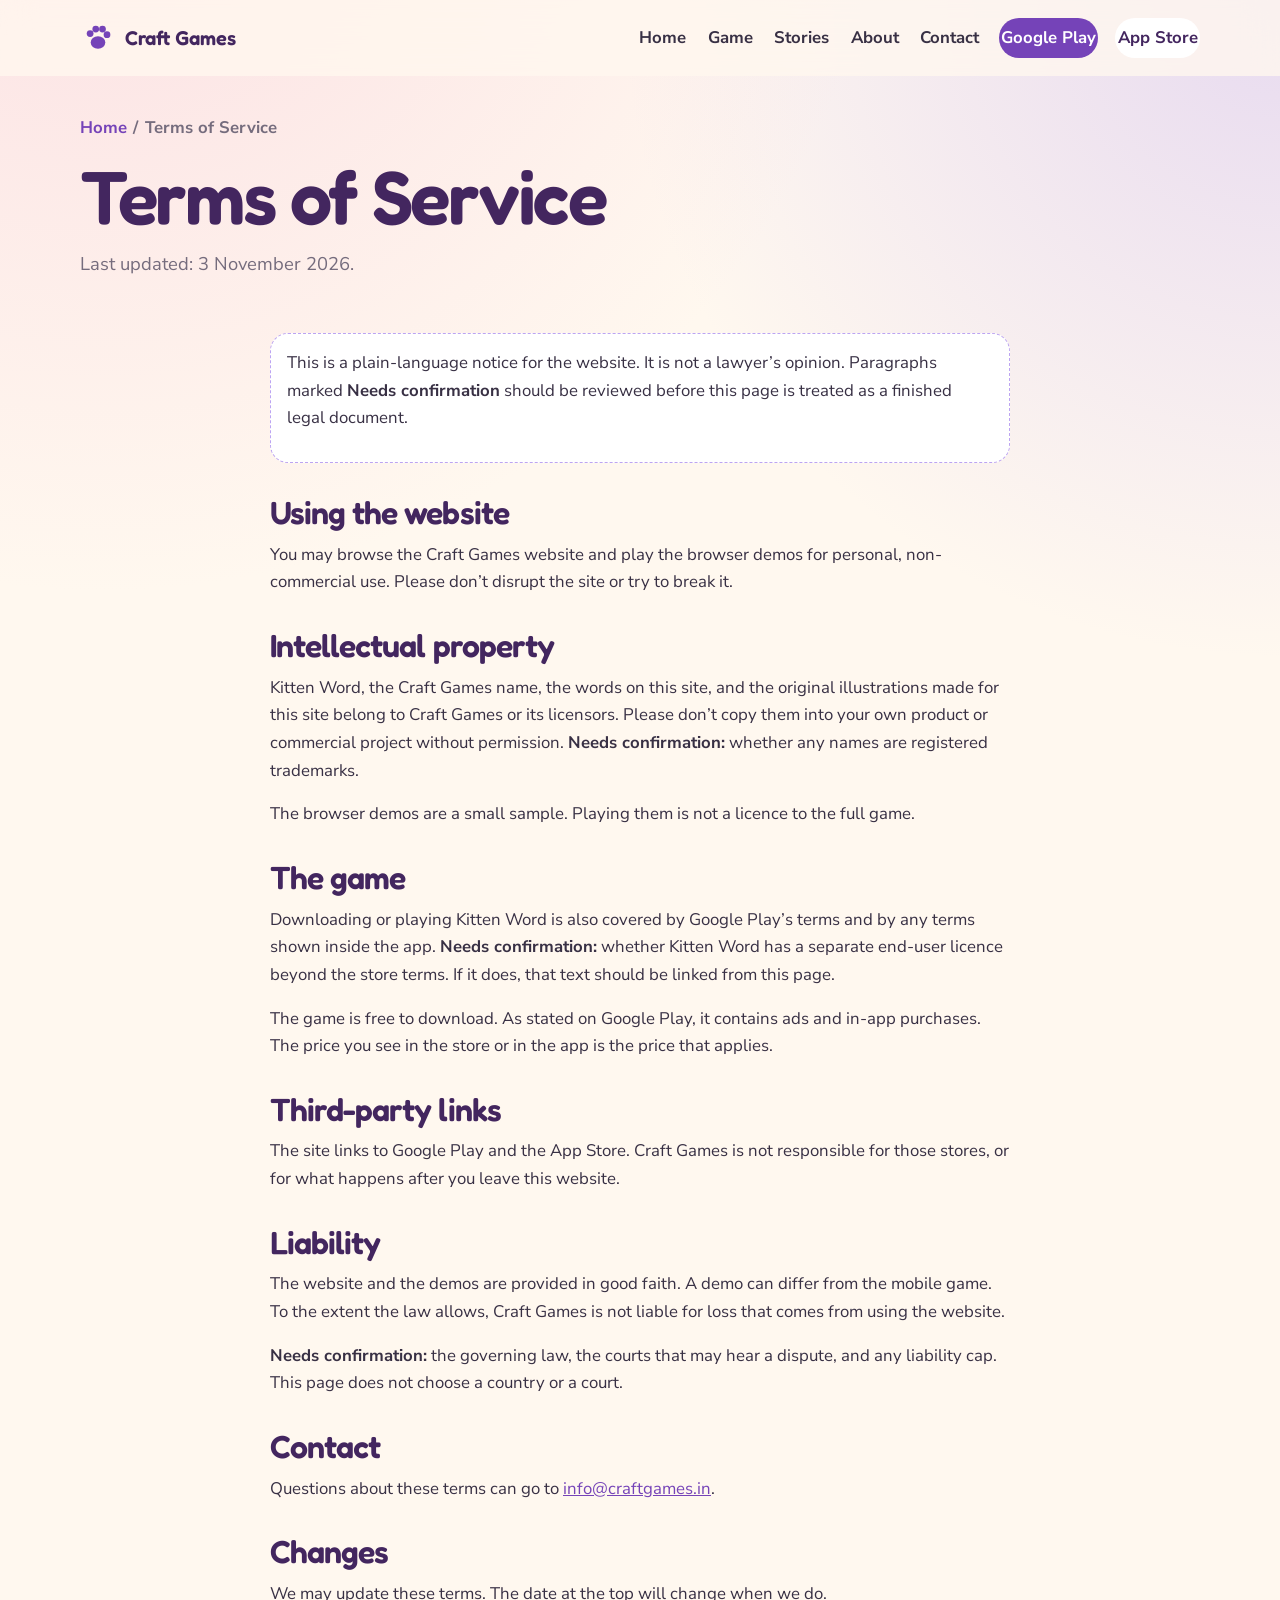
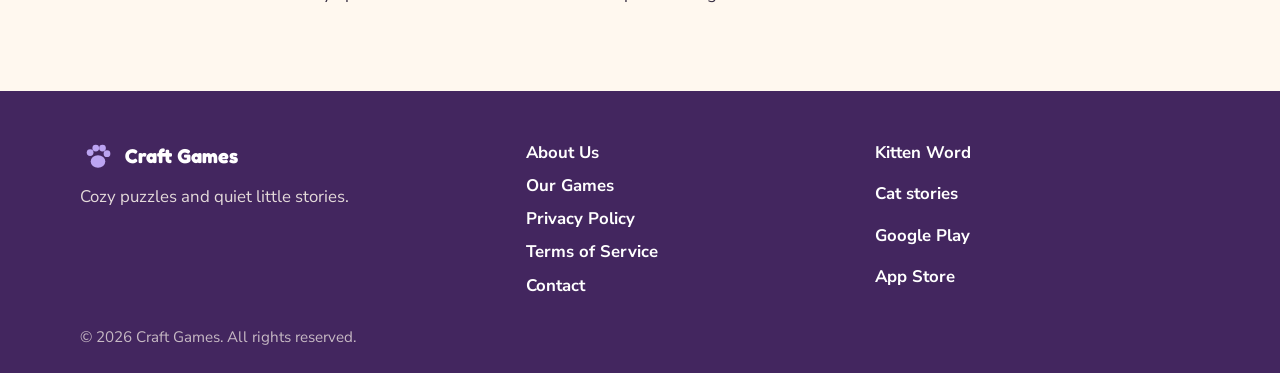
<file: terms/index.html>
<!DOCTYPE html>
<html lang="en">
<head>
  <meta charset="utf-8">
  <meta name="viewport" content="width=device-width, initial-scale=1">
  <title>Terms of Service — Craft Games</title>
  <meta name="description" content="Terms for using the Craft Games website, its browser demos, and links to Kitten Word.">
  <link rel="canonical" href="https://craftgames.in/terms/">
  <meta property="og:type" content="website">
  <meta property="og:site_name" content="Craft Games">
  <meta property="og:title" content="Terms of Service — Craft Games">
  <meta property="og:description" content="Plain-language terms for the Craft Games website. Some legal details still need confirmation.">
  <meta property="og:url" content="https://craftgames.in/terms/">
  <meta property="og:image" content="https://craftgames.in/assets/hero-kitten.jpg">
  <meta name="twitter:card" content="summary_large_image">
  <meta name="theme-color" content="#FFF8EF">
  <link rel="icon" href="/assets/favicon.svg" type="image/svg+xml">
  <link rel="apple-touch-icon" href="/assets/apple-touch-icon.png">
  <link rel="stylesheet" href="/css/styles.css">
  <script>document.documentElement.classList.add("js")</script>
</head>
<body>
  <a class="skip" href="#content">Skip to content</a>
  <header class="site-header">
    <div class="nav-bar">
      <a class="logo" href="/">
        <svg viewBox="0 0 64 64" aria-hidden="true"><ellipse cx="32" cy="40" rx="13" ry="11" fill="currentColor"/><circle cx="18" cy="24" r="6" fill="currentColor"/><circle cx="28" cy="16" r="6" fill="currentColor"/><circle cx="40" cy="16" r="6" fill="currentColor"/><circle cx="48" cy="26" r="6" fill="currentColor"/></svg>
        <span>Craft Games</span>
      </a>
      <button class="nav-toggle" type="button" aria-expanded="false" aria-controls="site-nav">
        <span class="sr-only">Menu</span>
        <span class="bars" aria-hidden="true"><i></i><i></i><i></i></span>
      </button>
      <nav id="site-nav" class="site-nav" aria-label="Primary">
        <a href="/">Home</a>
        <div class="menu">
          <button class="menu-btn" type="button" aria-expanded="false" aria-haspopup="true">Game</button>
          <div class="menu-panel">
            <a href="/games/kitten-word/">Kitten Word</a>
            <a href="/games/">All games</a>
            <a href="/#demo">Play demo</a>
          </div>
        </div>
        <a href="/stories/">Stories</a>
        <a href="/about/">About</a>
        <a href="/contact/">Contact</a>
        <a class="btn btn-sm" href="https://play.google.com/store/apps/details?id=com.superfun.wordlotus&hl=en_IN" target="_blank" rel="noopener noreferrer">Google Play</a>
        <a class="btn btn-sm btn-ghost" href="https://apps.apple.com/us/app/kitten-word-cat-word-puzzle/id6785978180" target="_blank" rel="noopener noreferrer">App Store</a>
      </nav>
    </div>
  </header>
  <main id="content">
    <header class="page-hero">
      <div class="wrap">
        <nav class="crumbs" aria-label="Breadcrumb"><a href="/">Home</a><span aria-hidden="true">/</span><span>Terms of Service</span></nav>
        <h1>Terms of Service</h1>
        <p class="lede">Last updated: 3 November 2026.</p>
      </div>
    </header>
    <section class="section">
      <div class="wrap prose">
        <aside class="note">
          <p>This is a plain-language notice for the website. It is not a lawyer’s opinion. Paragraphs marked <strong>Needs confirmation</strong> should be reviewed before this page is treated as a finished legal document.</p>
        </aside>

        <h2>Using the website</h2>
        <p>You may browse the Craft Games website and play the browser demos for personal, non-commercial use. Please don’t disrupt the site or try to break it.</p>

        <h2>Intellectual property</h2>
        <p>Kitten Word, the Craft Games name, the words on this site, and the original illustrations made for this site belong to Craft Games or its licensors. Please don’t copy them into your own product or commercial project without permission. <strong>Needs confirmation:</strong> whether any names are registered trademarks.</p>
        <p>The browser demos are a small sample. Playing them is not a licence to the full game.</p>

        <h2>The game</h2>
        <p>Downloading or playing Kitten Word is also covered by Google Play’s terms and by any terms shown inside the app. <strong>Needs confirmation:</strong> whether Kitten Word has a separate end-user licence beyond the store terms. If it does, that text should be linked from this page.</p>
        <p>The game is free to download. As stated on Google Play, it contains ads and in-app purchases. The price you see in the store or in the app is the price that applies.</p>

        <h2>Third-party links</h2>
        <p>The site links to Google Play and the App Store. Craft Games is not responsible for those stores, or for what happens after you leave this website.</p>

        <h2>Liability</h2>
        <p>The website and the demos are provided in good faith. A demo can differ from the mobile game. To the extent the law allows, Craft Games is not liable for loss that comes from using the website.</p>
        <p><strong>Needs confirmation:</strong> the governing law, the courts that may hear a dispute, and any liability cap. This page does not choose a country or a court.</p>

        <h2>Contact</h2>
        <p>Questions about these terms can go to <a href="mailto:info@craftgames.in">info@craftgames.in</a>.</p>

        <h2>Changes</h2>
        <p>We may update these terms. The date at the top will change when we do.</p>
      </div>
    </section>
  </main>
  <footer class="site-footer">
    <div class="wrap footer-grid">
      <div>
        <a class="logo" href="/">
          <svg viewBox="0 0 64 64" aria-hidden="true"><ellipse cx="32" cy="40" rx="13" ry="11" fill="currentColor"/><circle cx="18" cy="24" r="6" fill="currentColor"/><circle cx="28" cy="16" r="6" fill="currentColor"/><circle cx="40" cy="16" r="6" fill="currentColor"/><circle cx="48" cy="26" r="6" fill="currentColor"/></svg>
          <span>Craft Games</span>
        </a>
        <p>Cozy puzzles and quiet little stories.</p>
      </div>
      <nav class="footer-links" aria-label="Footer">
        <a href="/about/">About Us</a>
        <a href="/games/">Our Games</a>
        <a href="/privacy-policy/">Privacy Policy</a>
        <a href="/terms/">Terms of Service</a>
        <a href="/contact/">Contact</a>
      </nav>
      <div class="footer-links">
        <a href="/games/kitten-word/">Kitten Word</a>
        <a href="/stories/">Cat stories</a>
        <a href="https://play.google.com/store/apps/details?id=com.superfun.wordlotus&hl=en_IN" target="_blank" rel="noopener noreferrer">Google Play</a>
        <a href="https://apps.apple.com/us/app/kitten-word-cat-word-puzzle/id6785978180" target="_blank" rel="noopener noreferrer">App Store</a>
      </div>
    </div>
    <div class="wrap"><p class="copyright">© 2026 Craft Games. All rights reserved.</p></div>
  </footer>
  <script type="module" src="/js/main.js"></script>
</body>
</html>
</file>
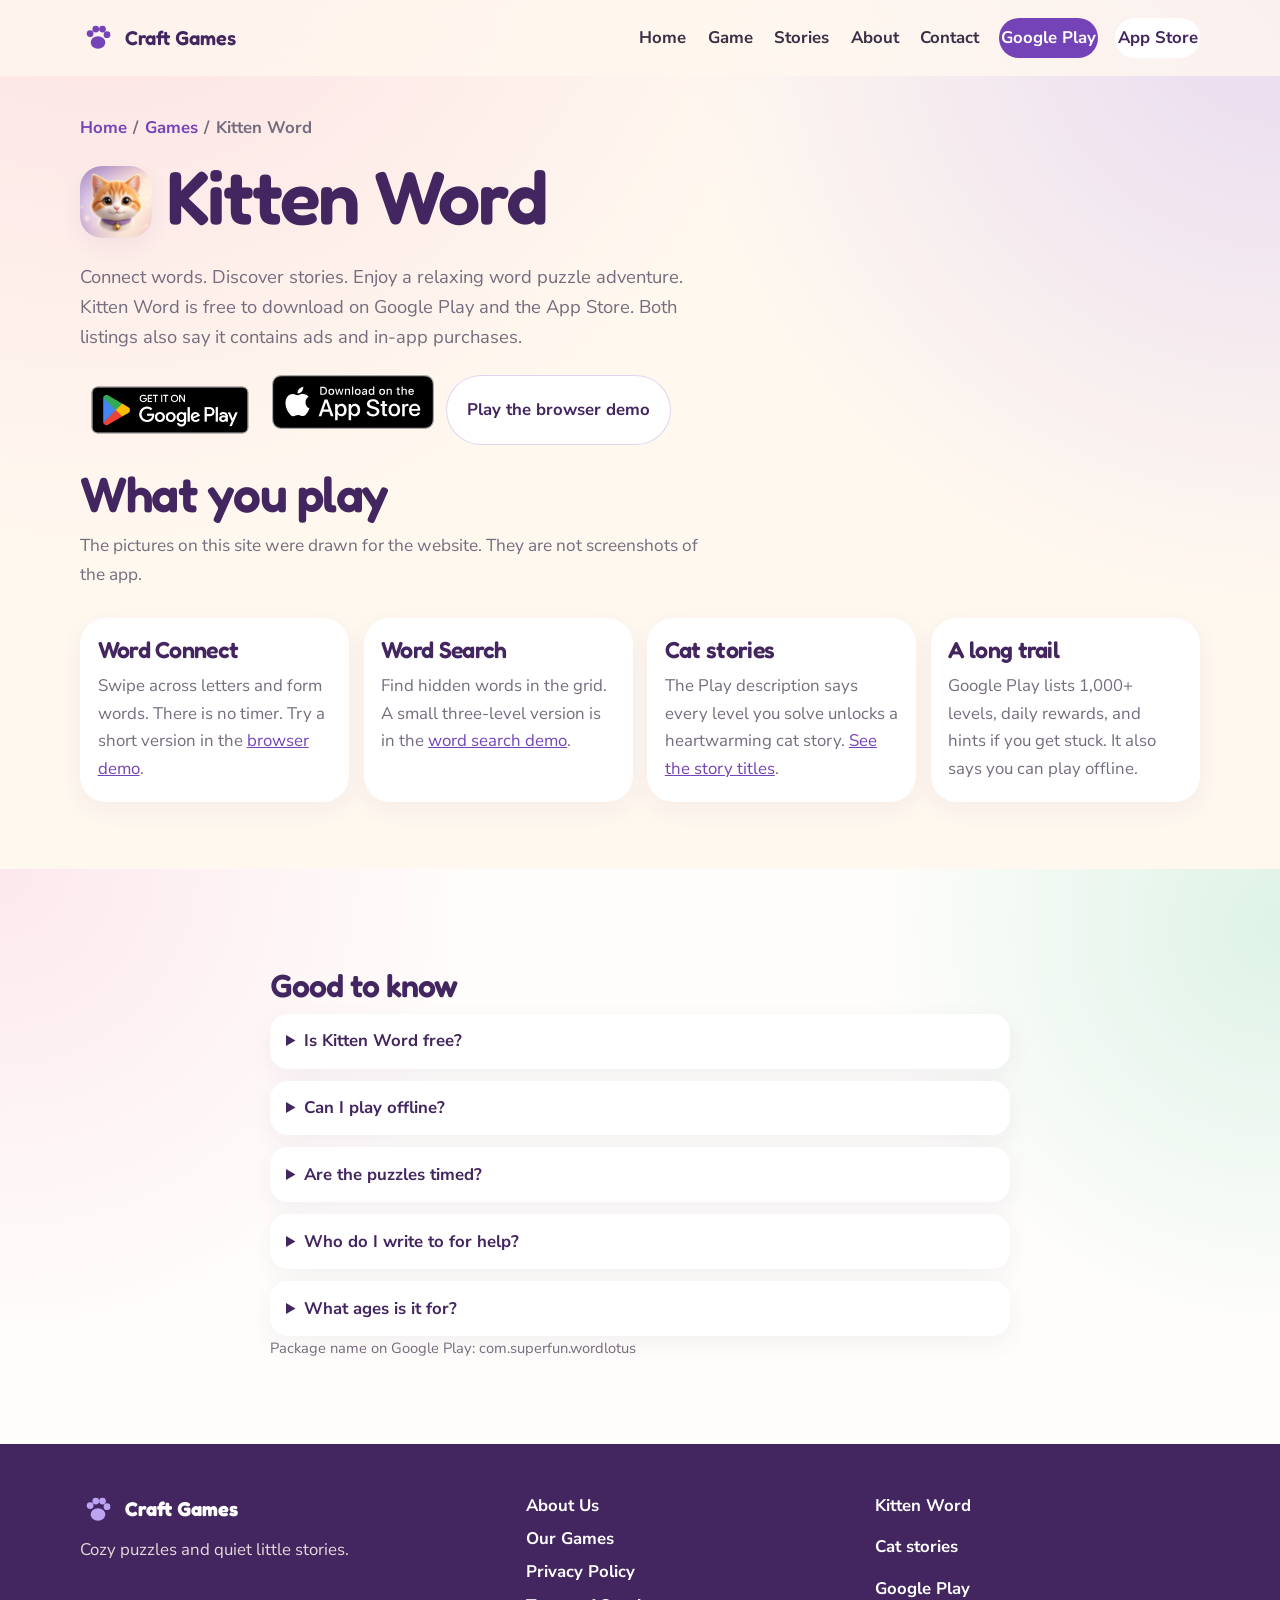
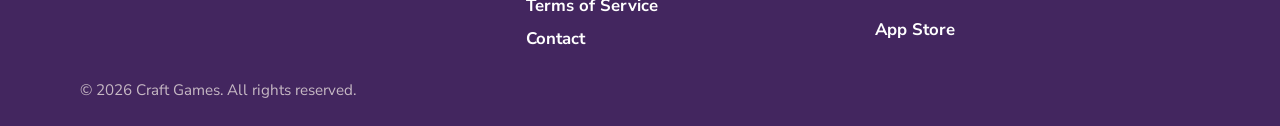
<file: games/kitten-word/index.html>
<!DOCTYPE html>
<html lang="en">
<head>
  <meta charset="utf-8">
  <meta name="viewport" content="width=device-width, initial-scale=1">
  <title>Kitten Word — Craft Games</title>
  <meta name="description" content="Kitten Word is a relaxing word puzzle from Craft Games. Connect letters, play word search, unlock cat stories, and download it on Google Play.">
  <link rel="canonical" href="https://craftgames.in/games/kitten-word/">
  <meta property="og:type" content="website">
  <meta property="og:site_name" content="Craft Games">
  <meta property="og:title" content="Kitten Word — Craft Games">
  <meta property="og:description" content="A cozy word puzzle with cat stories. Free to download on Google Play, with ads and in-app purchases.">
  <meta property="og:url" content="https://craftgames.in/games/kitten-word/">
  <meta property="og:image" content="https://craftgames.in/assets/hero-kitten.jpg">
  <meta name="twitter:card" content="summary_large_image">
  <meta name="theme-color" content="#FFF8EF">
  <link rel="icon" href="/assets/favicon.svg" type="image/svg+xml">
  <link rel="apple-touch-icon" href="/assets/apple-touch-icon.png">
  <link rel="stylesheet" href="/css/styles.css">
  <script>document.documentElement.classList.add("js")</script>
  <script type="application/ld+json">
  {
    "@context": "https://schema.org",
    "@type": "VideoGame",
    "name": "Kitten Word",
    "url": "https://craftgames.in/games/kitten-word/",
    "image": "https://craftgames.in/assets/hero-kitten.jpg",
    "description": "A relaxing word puzzle where solved levels unlock cat stories. Free to download, with ads and in-app purchases.",
    "genre": "Word puzzle",
    "playMode": "SinglePlayer",
    "applicationCategory": "Game",
    "operatingSystem": "Android, iOS",
    "author": { "@type": "Organization", "name": "Craft Games", "url": "https://craftgames.in/" },
    "offers": [
      {
        "@type": "Offer",
        "price": "0",
        "priceCurrency": "USD",
        "url": "https://play.google.com/store/apps/details?id=com.superfun.wordlotus&hl=en_IN"
      },
      {
        "@type": "Offer",
        "price": "0",
        "priceCurrency": "USD",
        "url": "https://apps.apple.com/us/app/kitten-word-cat-word-puzzle/id6785978180"
      }
    ]
  }
  </script>
</head>
<body>
  <a class="skip" href="#content">Skip to content</a>
  <header class="site-header">
    <div class="nav-bar">
      <a class="logo" href="/">
        <svg viewBox="0 0 64 64" aria-hidden="true"><ellipse cx="32" cy="40" rx="13" ry="11" fill="currentColor"/><circle cx="18" cy="24" r="6" fill="currentColor"/><circle cx="28" cy="16" r="6" fill="currentColor"/><circle cx="40" cy="16" r="6" fill="currentColor"/><circle cx="48" cy="26" r="6" fill="currentColor"/></svg>
        <span>Craft Games</span>
      </a>
      <button class="nav-toggle" type="button" aria-expanded="false" aria-controls="site-nav">
        <span class="sr-only">Menu</span>
        <span class="bars" aria-hidden="true"><i></i><i></i><i></i></span>
      </button>
      <nav id="site-nav" class="site-nav" aria-label="Primary">
        <a href="/">Home</a>
        <div class="menu">
          <button class="menu-btn" type="button" aria-expanded="false" aria-haspopup="true">Game</button>
          <div class="menu-panel">
            <a href="/games/kitten-word/" aria-current="page">Kitten Word</a>
            <a href="/games/">All games</a>
            <a href="/#demo">Play demo</a>
          </div>
        </div>
        <a href="/stories/">Stories</a>
        <a href="/about/">About</a>
        <a href="/contact/">Contact</a>
        <a class="btn btn-sm" href="https://play.google.com/store/apps/details?id=com.superfun.wordlotus&hl=en_IN" target="_blank" rel="noopener noreferrer">Google Play</a>
        <a class="btn btn-sm btn-ghost" href="https://apps.apple.com/us/app/kitten-word-cat-word-puzzle/id6785978180" target="_blank" rel="noopener noreferrer">App Store</a>
      </nav>
    </div>
  </header>
  <main id="content">
    <header class="page-hero">
      <div class="wrap">
        <nav class="crumbs" aria-label="Breadcrumb"><a href="/">Home</a><span aria-hidden="true">/</span><a href="/games/">Games</a><span aria-hidden="true">/</span><span>Kitten Word</span></nav>
        <div class="game-title">
          <img src="/assets/game-icon.jpg" width="320" height="320" alt="">
          <h1>Kitten Word</h1>
        </div>
        <p class="lede">Connect words. Discover stories. Enjoy a relaxing word puzzle adventure. Kitten Word is free to download on Google Play and the App Store. Both listings also say it contains ads and in-app purchases.</p>
        <div class="actions">
          <a class="store-badge" href="https://play.google.com/store/apps/details?id=com.superfun.wordlotus&hl=en_IN" target="_blank" rel="noopener noreferrer">
            <img src="/assets/google-play-badge.png" width="646" height="250" alt="Get it on Google Play">
          </a>
          <a class="store-badge app" href="https://apps.apple.com/us/app/kitten-word-cat-word-puzzle/id6785978180" target="_blank" rel="noopener noreferrer">
            <img src="/assets/app-store-badge.svg" width="120" height="40" alt="Download on the App Store">
          </a>
          <a class="btn btn-ghost" href="/#demo">Play the browser demo</a>
        </div>
      </div>
    </header>

    <section class="section">
      <div class="wrap">
        <div class="section-head">
          <h2>What you play</h2>
          <p>The pictures on this site were drawn for the website. They are not screenshots of the app.</p>
        </div>
        <div class="why-grid">
          <article class="why-card">
            <h3>Word Connect</h3>
            <p>Swipe across letters and form words. There is no timer. Try a short version in the <a href="/#word-connect">browser demo</a>.</p>
          </article>
          <article class="why-card">
            <h3>Word Search</h3>
            <p>Find hidden words in the grid. A small three-level version is in the <a href="/#word-search">word search demo</a>.</p>
          </article>
          <article class="why-card">
            <h3>Cat stories</h3>
            <p>The Play description says every level you solve unlocks a heartwarming cat story. <a href="/stories/">See the story titles</a>.</p>
          </article>
          <article class="why-card">
            <h3>A long trail</h3>
            <p>Google Play lists 1,000+ levels, daily rewards, and hints if you get stuck. It also says you can play offline.</p>
          </article>
        </div>
      </div>
    </section>

    <section class="section band">
      <div class="wrap prose">
        <h2>Good to know</h2>
        <div class="stack">
          <details class="faq">
            <summary>Is Kitten Word free?</summary>
            <p>It is free to download. The Google Play listing says the app contains ads and offers in-app purchases.</p>
          </details>
          <details class="faq">
            <summary>Can I play offline?</summary>
            <p>The store description says you can play offline, anywhere, anytime.</p>
          </details>
          <details class="faq">
            <summary>Are the puzzles timed?</summary>
            <p>The store description says there are no timers and no pressure.</p>
          </details>
          <details class="faq">
            <summary>Who do I write to for help?</summary>
            <p>Email <a href="mailto:info@craftgames.in">info@craftgames.in</a>. That is the support address on the Play listing.</p>
          </details>
          <details class="faq">
            <summary>What ages is it for?</summary>
            <p>Google Play rates Kitten Word Everyone, and the description calls it great for all ages.</p>
          </details>
        </div>
        <p class="fine">Package name on Google Play: com.superfun.wordlotus</p>
      </div>
    </section>
  </main>
  <footer class="site-footer">
    <div class="wrap footer-grid">
      <div>
        <a class="logo" href="/">
          <svg viewBox="0 0 64 64" aria-hidden="true"><ellipse cx="32" cy="40" rx="13" ry="11" fill="currentColor"/><circle cx="18" cy="24" r="6" fill="currentColor"/><circle cx="28" cy="16" r="6" fill="currentColor"/><circle cx="40" cy="16" r="6" fill="currentColor"/><circle cx="48" cy="26" r="6" fill="currentColor"/></svg>
          <span>Craft Games</span>
        </a>
        <p>Cozy puzzles and quiet little stories.</p>
      </div>
      <nav class="footer-links" aria-label="Footer">
        <a href="/about/">About Us</a>
        <a href="/games/">Our Games</a>
        <a href="/privacy-policy/">Privacy Policy</a>
        <a href="/terms/">Terms of Service</a>
        <a href="/contact/">Contact</a>
      </nav>
      <div class="footer-links">
        <a href="/games/kitten-word/">Kitten Word</a>
        <a href="/stories/">Cat stories</a>
        <a href="https://play.google.com/store/apps/details?id=com.superfun.wordlotus&hl=en_IN" target="_blank" rel="noopener noreferrer">Google Play</a>
        <a href="https://apps.apple.com/us/app/kitten-word-cat-word-puzzle/id6785978180" target="_blank" rel="noopener noreferrer">App Store</a>
      </div>
    </div>
    <div class="wrap"><p class="copyright">© 2026 Craft Games. All rights reserved.</p></div>
  </footer>
  <script type="module" src="/js/main.js"></script>
</body>
</html>
</file>
<file: css/styles.css>
@font-face {
  font-family: Fredoka;
  font-style: normal;
  font-weight: 500;
  font-display: swap;
  src: url("/assets/fonts/fredoka-500.woff2") format("woff2");
}
@font-face {
  font-family: Fredoka;
  font-style: normal;
  font-weight: 600;
  font-display: swap;
  src: url("/assets/fonts/fredoka-600.woff2") format("woff2");
}
@font-face {
  font-family: Fredoka;
  font-style: normal;
  font-weight: 700;
  font-display: swap;
  src: url("/assets/fonts/fredoka-700.woff2") format("woff2");
}
@font-face {
  font-family: "Nunito Sans";
  font-style: normal;
  font-weight: 400;
  font-display: swap;
  src: url("/assets/fonts/nunito-sans-400.woff2") format("woff2");
}
@font-face {
  font-family: "Nunito Sans";
  font-style: normal;
  font-weight: 600;
  font-display: swap;
  src: url("/assets/fonts/nunito-sans-600.woff2") format("woff2");
}
@font-face {
  font-family: "Nunito Sans";
  font-style: normal;
  font-weight: 700;
  font-display: swap;
  src: url("/assets/fonts/nunito-sans-700.woff2") format("woff2");
}
@font-face {
  font-family: "Nunito Sans";
  font-style: italic;
  font-weight: 400;
  font-display: swap;
  src: url("/assets/fonts/nunito-sans-400i.woff2") format("woff2");
}

:root {
  --purple: #7543b8;
  --purple-deep: #43265f;
  --lavender: #bca4f2;
  --cream: #fff8ef;
  --peach: #ffd8c7;
  --pink: #f8c9d8;
  --mint: #bde8d4;
  --ink: #383044;
  --muted: #756c7d;
  --white: #fff;
  --shadow: 0 18px 40px rgba(67, 38, 95, 0.08);
  --shadow-soft: 0 8px 24px rgba(67, 38, 95, 0.06);
  --display: Fredoka, "Avenir Next", "Trebuchet MS", sans-serif;
  --body: "Nunito Sans", "Avenir Next", "Segoe UI", sans-serif;
  --max: 1120px;
  --header: 76px;
}

*,
*::before,
*::after { box-sizing: border-box; }

[hidden] { display: none !important; }

html { scroll-behavior: smooth; }

body {
  margin: 0;
  background:
    radial-gradient(circle at 8% -10%, rgba(248, 201, 216, 0.55), transparent 32%),
    radial-gradient(circle at 100% 0%, rgba(188, 164, 242, 0.35), transparent 28%),
    var(--cream);
  color: var(--ink);
  font-family: var(--body);
  font-size: 1.05rem;
  line-height: 1.65;
}

img { max-width: 100%; height: auto; display: block; }
button { font: inherit; margin: 0; }
h1, h2, h3, h4 {
  font-family: var(--display);
  font-weight: 600;
  letter-spacing: -0.03em;
  line-height: 1.12;
  color: var(--purple-deep);
  margin: 0 0 0.6rem;
}
h1 { font-size: clamp(2.6rem, 6vw, 4.7rem); }
h2 { font-size: clamp(2rem, 4vw, 3.1rem); }
h3 { font-size: 1.45rem; }
p { margin: 0 0 1rem; }
a { color: var(--purple); }
:focus-visible {
  outline: 3px solid var(--purple-deep);
  outline-offset: 3px;
}

.skip {
  position: absolute;
  left: 1rem;
  top: -4rem;
  z-index: 50;
  background: var(--purple);
  color: white;
  text-decoration: none;
  padding: 0.55rem 0.9rem;
  border-radius: 999px;
}
.skip:focus { top: 0.7rem; }

.sr-only {
  position: absolute;
  width: 1px;
  height: 1px;
  padding: 0;
  margin: -1px;
  overflow: hidden;
  clip: rect(0, 0, 0, 0);
  white-space: nowrap;
  border: 0;
}

.wrap {
  width: min(var(--max), calc(100% - 2rem));
  margin-inline: auto;
}

.site-header {
  position: sticky;
  top: 0;
  z-index: 30;
  background: rgba(255, 248, 239, 0.78);
  backdrop-filter: blur(16px);
}
.site-header.is-scrolled {
  background: rgba(255, 248, 239, 0.94);
  box-shadow: 0 10px 28px rgba(67, 38, 95, 0.08);
}
.nav-bar {
  width: min(var(--max), calc(100% - 2rem));
  min-height: var(--header);
  margin: 0 auto;
  display: flex;
  align-items: center;
  gap: 1rem;
  position: relative;
}
.logo {
  display: inline-flex;
  align-items: center;
  gap: 0.55rem;
  color: var(--purple-deep);
  text-decoration: none;
  font-family: var(--display);
  font-weight: 600;
  font-size: 1.25rem;
}
.logo svg { width: 36px; height: 36px; color: var(--purple); flex: none; }

.nav-toggle {
  display: none;
  margin-left: auto;
  width: 46px;
  height: 46px;
  border: 0;
  border-radius: 16px;
  background: white;
  place-items: center;
  cursor: pointer;
  box-shadow: var(--shadow-soft);
}
.bars { display: grid; gap: 5px; }
.bars i {
  display: block;
  width: 18px;
  height: 2px;
  border-radius: 2px;
  background: var(--purple-deep);
  transition: transform 0.2s ease, opacity 0.2s ease;
}
body.nav-open .bars i:nth-child(1) { transform: translateY(7px) rotate(45deg); }
body.nav-open .bars i:nth-child(2) { opacity: 0; }
body.nav-open .bars i:nth-child(3) { transform: translateY(-7px) rotate(-45deg); }

.site-nav {
  display: flex;
  align-items: center;
  gap: 0.35rem 1.05rem;
  margin-left: auto;
}
.site-nav > a,
.menu-btn {
  color: var(--ink);
  text-decoration: none;
  font-weight: 700;
  background: none;
  border: 0;
  padding: 0.4rem 0.15rem;
  cursor: pointer;
}
.site-nav > a[aria-current="page"],
.menu.is-open .menu-btn { color: var(--purple); }

.menu { position: relative; }
.menu-panel {
  position: absolute;
  top: calc(100% + 0.45rem);
  left: 50%;
  min-width: 210px;
  display: grid;
  gap: 0.15rem;
  padding: 0.5rem;
  background: white;
  border-radius: 18px;
  box-shadow: var(--shadow);
  transform: translate(-50%, 8px);
  opacity: 0;
  visibility: hidden;
  z-index: 20;
}
.menu-panel a {
  text-decoration: none;
  color: var(--ink);
  font-weight: 700;
  padding: 0.55rem 0.75rem;
  border-radius: 12px;
}
.menu-panel a:hover { background: var(--cream); color: var(--purple-deep); }

@media (min-width: 861px) {
  .menu:hover .menu-panel,
  .menu:focus-within .menu-panel,
  .menu.is-open .menu-panel {
    opacity: 1;
    visibility: visible;
    transform: translate(-50%, 0);
  }
}

.btn {
  display: inline-flex;
  align-items: center;
  justify-content: center;
  gap: 0.45rem;
  border: 0;
  border-radius: 999px;
  padding: 0.85rem 1.25rem;
  background: var(--purple);
  color: white;
  text-decoration: none;
  font-weight: 700;
  cursor: pointer;
  box-shadow: 0 10px 22px rgba(117, 67, 184, 0.24);
}
.btn:hover { background: #6739aa; }
.btn:active { transform: translateY(1px) scale(0.98); }
.btn-sm { padding: 0.55rem 0.95rem; box-shadow: none; }
.site-nav a.btn {
  color: white;
  background: var(--purple);
}
.site-nav a.btn:hover { background: #6739aa; color: white; }
.btn-ghost {
  background: white;
  color: var(--purple-deep);
  box-shadow: none;
  border: 1.5px solid rgba(117, 67, 184, 0.22);
}
.btn-ghost:hover { background: #fff; color: var(--purple); }
.btn-light { background: white; color: var(--purple-deep); box-shadow: none; }

.hero { padding: 1.2rem 0 2rem; }
.hero-grid,
.feature-layout,
.download-grid,
.story-grid,
.why-grid,
.footer-grid,
.ws-layout { min-width: 0; }
.hero-grid > *,
.feature-layout > *,
.download-grid > * { min-width: 0; }
.eyebrow {
  display: inline-flex;
  align-items: center;
  margin: 0 0 0.8rem;
  padding: 0.28rem 0.75rem;
  border-radius: 999px;
  background: white;
  color: var(--purple);
  font-weight: 700;
  font-size: 0.92rem;
}
.lede { font-size: 1.15rem; color: var(--muted); max-width: 38rem; }
.actions { display: flex; flex-wrap: wrap; gap: 0.75rem; margin-top: 1.4rem; }
.hero-grid {
  display: grid;
  gap: 1.25rem;
  align-items: center;
}
.hero-art img {
  width: 100%;
  border-radius: 32px 32px 80px 32px;
  mask-image: linear-gradient(to bottom, #000 72%, transparent 100%);
}
.floater {
  position: absolute;
  width: 42px;
  height: 42px;
  animation: floaty 6s ease-in-out infinite;
  pointer-events: none;
}
.floater.f-a { top: 12%; left: 4%; animation-delay: -1s; }
.floater.f-b { top: 22%; right: 6%; width: 34px; height: 34px; animation-delay: -2.4s; }
.floater.paw { right: 14%; bottom: 18%; width: 28px; opacity: 0.8; }

section,
[id] { scroll-margin-top: 88px; }
.section { padding: 4.2rem 0; }
.section-head { max-width: 40rem; margin-bottom: 1.8rem; }
.section-head p { color: var(--muted); font-size: 1.08rem; }

.band {
  background:
    radial-gradient(circle at 0 0, rgba(248, 201, 216, 0.4), transparent 34%),
    radial-gradient(circle at 100% 10%, rgba(189, 232, 212, 0.5), transparent 30%),
    #fffdfb;
}

.feature-layout { display: grid; gap: 2rem; align-items: center; }
.page-hero + .section { padding-top: 0.4rem; }
.game-title { display: flex; align-items: center; gap: 0.9rem; margin-bottom: 0.8rem; }
.game-title img {
  width: 72px;
  height: 72px;
  border-radius: 22px;
  object-fit: cover;
  box-shadow: var(--shadow-soft);
}
.feature-list { display: grid; gap: 0.85rem; margin: 1.3rem 0; }
.feature-item {
  display: grid;
  grid-template-columns: auto 1fr;
  gap: 0.8rem;
  align-items: start;
  background: white;
  border-radius: 22px;
  padding: 0.9rem 1rem;
  box-shadow: var(--shadow-soft);
}
.feature-item p { margin: 0.15rem 0 0; color: var(--muted); }
.icon-blob {
  width: 46px;
  height: 46px;
  border-radius: 16px;
  display: grid;
  place-items: center;
  background: var(--peach);
  color: var(--purple-deep);
}
.icon-blob.mint { background: var(--mint); }
.icon-blob.pink { background: var(--pink); }
.icon-blob.lav { background: var(--lavender); }
.store-badge { display: inline-block; vertical-align: middle; }
.store-row { display: flex; flex-wrap: wrap; align-items: center; gap: 0.15rem 0.35rem; }
.store-badge img { width: 180px; height: auto; }
.store-badge.app img { width: auto; height: 54px; }
.site-nav a.btn-ghost,
.site-nav a.btn-ghost:hover { background: white; color: var(--purple-deep); }

.device {
  width: min(100%, 290px);
  margin-inline: auto;
  background: linear-gradient(180deg, #5b3688, #2d1844);
  border-radius: 40px;
  padding: 12px;
  box-shadow: 0 24px 50px rgba(67, 38, 95, 0.2);
}
.device-screen {
  background: linear-gradient(#fff8ef, #ffe7da);
  border-radius: 30px;
  min-height: 470px;
  padding: 1rem 0.95rem 1.1rem;
}
.device-top {
  display: flex;
  align-items: center;
  gap: 0.55rem;
  font-family: var(--display);
  color: var(--purple-deep);
  margin-bottom: 1rem;
}
.device-top img { width: 36px; height: 36px; border-radius: 12px; object-fit: cover; }
.mini-slots { display: flex; gap: 0.4rem; justify-content: center; margin-bottom: 1.2rem; }
.mini-slots span {
  background: white;
  border-radius: 10px;
  padding: 0.35rem 0.5rem;
  letter-spacing: 0.14em;
  font-family: var(--display);
  color: var(--purple-deep);
}
.mini-slots .ghost { color: transparent; border-bottom: 2px solid var(--lavender); background: transparent; }
.mini-wheel { position: relative; height: 168px; margin: 0.4rem auto 0; width: 168px; }
.mini-wheel span {
  position: absolute;
  width: 46px;
  height: 46px;
  display: grid;
  place-items: center;
  border-radius: 50%;
  background: white;
  color: var(--purple-deep);
  font-family: var(--display);
  font-size: 1.15rem;
  box-shadow: var(--shadow-soft);
}
.mini-wheel span:nth-child(1) { left: 50%; top: 0; transform: translateX(-50%); }
.mini-wheel span:nth-child(2) { right: 0; top: 50%; transform: translateY(-50%); }
.mini-wheel span:nth-child(3) { left: 50%; bottom: 0; transform: translateX(-50%); }
.mini-wheel span:nth-child(4) { left: 0; top: 50%; transform: translateY(-50%); }
.device-note { text-align: center; color: var(--muted); font-size: 0.86rem; margin: 1.3rem 0 0; }

.demo-jump { display: flex; gap: 0.6rem; flex-wrap: wrap; margin-bottom: 1rem; }
.demo-jump a {
  text-decoration: none;
  background: white;
  color: var(--purple-deep);
  font-weight: 700;
  border-radius: 999px;
  padding: 0.4rem 0.8rem;
}
.demo-stack { display: grid; gap: 1.4rem; }
.demo-card {
  position: relative;
  background: white;
  border-radius: 32px;
  padding: 1.1rem;
  box-shadow: var(--shadow);
  overflow: hidden;
}
.demo-top {
  display: flex;
  flex-wrap: wrap;
  gap: 0.7rem 1rem;
  align-items: center;
  justify-content: space-between;
}
.demo-top h3 { margin: 0; }
.demo-level { margin: 0; color: var(--purple); font-weight: 700; }
.demo-help { color: var(--muted); margin: 0.8rem 0; }
.demo-tools { display: flex; flex-wrap: wrap; gap: 0.45rem; align-items: center; }
.level-picks { display: flex; gap: 0.35rem; }
.level-picks button,
.text-btn {
  border: 0;
  background: var(--cream);
  color: var(--purple-deep);
  border-radius: 999px;
  cursor: pointer;
  font-weight: 700;
}
.level-picks button { width: 36px; height: 36px; }
.level-picks button[aria-pressed="true"] { background: var(--purple); color: white; }
.text-btn { padding: 0.45rem 0.8rem; }
.progress {
  height: 10px;
  background: rgba(117, 67, 184, 0.12);
  border-radius: 999px;
  overflow: hidden;
}
.progress > span {
  display: block;
  height: 100%;
  width: 0;
  background: linear-gradient(90deg, var(--lavender), var(--purple));
}
.progress-row {
  display: flex;
  justify-content: space-between;
  gap: 1rem;
  align-items: center;
  margin: 0.75rem 0;
  color: var(--muted);
  font-weight: 700;
}
.slots {
  display: flex;
  flex-wrap: wrap;
  gap: 0.5rem;
  justify-content: center;
  list-style: none;
  padding: 0;
  margin: 0.4rem 0 0.8rem;
}
.slot {
  display: flex;
  gap: 3px;
  background: var(--cream);
  border-radius: 12px;
  padding: 0.4rem;
}
.slot-cell {
  width: 1.25rem;
  height: 1.55rem;
  border-bottom: 2px solid var(--lavender);
  text-align: center;
  font-family: var(--display);
  color: var(--purple-deep);
}
.slot.is-found { background: var(--mint); animation: pop 0.35s ease; }
.bubble {
  min-height: 1.6rem;
  margin: 0;
  text-align: center;
  letter-spacing: 0.14em;
  font-family: var(--display);
  font-size: 1.25rem;
  color: var(--purple-deep);
}
.bubble.is-bad { animation: shake 0.35s ease; color: #9a3d55; }
.bubble.is-good { color: #2c7a58; }
.wheel {
  position: relative;
  width: min(100%, 340px);
  aspect-ratio: 1;
  margin: 0.2rem auto 0.6rem;
  touch-action: none;
  background:
    radial-gradient(circle, rgba(255, 216, 199, 0.9), rgba(188, 164, 242, 0.25) 62%, transparent 63%);
  border-radius: 50%;
}
.trail {
  position: absolute;
  inset: 0;
  width: 100%;
  height: 100%;
  pointer-events: none;
  z-index: 1;
}
.trail polyline {
  fill: none;
  stroke: #7543b8;
  stroke-width: 18;
  stroke-linecap: round;
  stroke-linejoin: round;
  opacity: 0.35;
}
.letter {
  position: absolute;
  left: 50%;
  top: 50%;
  width: 62px;
  height: 62px;
  border: 0;
  border-radius: 50%;
  background: white;
  color: var(--purple-deep);
  font-family: var(--display);
  font-size: 1.3rem;
  box-shadow: 0 8px 16px rgba(67, 38, 95, 0.12);
  cursor: pointer;
  z-index: 2;
}
.letter.is-on { background: var(--purple); color: white; }
.wheel-go {
  position: absolute;
  left: 50%;
  top: 50%;
  transform: translate(-50%, -50%);
  z-index: 3;
  width: 64px;
  height: 64px;
  border: 0;
  border-radius: 50%;
  background: var(--peach);
  color: var(--purple-deep);
  font-family: var(--display);
  font-weight: 600;
  cursor: pointer;
}
.demo-actions { display: flex; justify-content: center; gap: 0.5rem; flex-wrap: wrap; }
.demo-status { min-height: 1.4rem; color: var(--muted); text-align: center; margin: 0.7rem 0 0; }
.ws-layout { display: grid; gap: 1rem; }
.ws-board { width: min(100%, 540px); margin-inline: auto; }
.ws-grid {
  display: grid;
  gap: 3px;
  touch-action: none;
  user-select: none;
}
.ws-cell {
  aspect-ratio: 1;
  border: 0;
  border-radius: 8px;
  background: transparent;
  color: var(--ink);
  font-family: var(--display);
  font-size: clamp(0.72rem, 2.4vw, 1rem);
  cursor: pointer;
  padding: 0;
}
.ws-cell.is-active { background: rgba(117, 67, 184, 0.28); }
.ws-words {
  list-style: none;
  display: flex;
  flex-wrap: wrap;
  gap: 0.4rem;
  padding: 0;
  margin: 0;
  align-content: start;
}
.ws-words li {
  background: var(--cream);
  border-radius: 999px;
  padding: 0.35rem 0.7rem;
  font-weight: 700;
  letter-spacing: 0.04em;
}
.ws-words li.is-found {
  background: var(--mint);
  color: var(--muted);
  text-decoration: line-through;
}
.demo-win:not([hidden]) {
  position: absolute;
  inset: 0;
  z-index: 4;
  display: grid;
  place-items: center;
  text-align: center;
  padding: 1.5rem;
  background: rgba(255, 248, 239, 0.94);
}
.win-actions { display: flex; flex-wrap: wrap; gap: 0.6rem; justify-content: center; }

.story-grid {
  display: flex;
  gap: 1rem;
  overflow-x: auto;
  overflow-y: hidden;
  overscroll-behavior-x: contain;
  scroll-snap-type: x mandatory;
  scroll-padding-inline: 0.2rem;
  padding: 0.35rem 0.15rem 1rem;
  scrollbar-color: var(--lavender) transparent;
}
.story-grid::-webkit-scrollbar { height: 8px; }
.story-grid::-webkit-scrollbar-thumb { background: var(--lavender); border-radius: 999px; }
.story-card {
  flex: 0 0 min(78vw, 300px);
  scroll-snap-align: start;
  background: white;
  border-radius: 28px;
  padding: 0.7rem 0.7rem 1.1rem;
  box-shadow: var(--shadow);
}
.story-art {
  aspect-ratio: 4 / 3;
  border-radius: 22px;
  overflow: hidden;
  background: var(--peach);
}
.story-art img {
  width: 100%;
  height: 100%;
  object-fit: cover;
}
.story-body { padding: 0.9rem 0.45rem 0.2rem; }
.story-body p { color: var(--muted); }
.after-grid { margin-top: 1.4rem; }
.story-dialog {
  width: min(520px, calc(100vw - 1.5rem));
  max-height: calc(100vh - 1.5rem);
  border: 0;
  padding: 0;
  background: transparent;
  overflow: auto;
}
.story-dialog::backdrop { background: rgba(67, 38, 95, 0.5); }
.story-dialog-card {
  background: white;
  border-radius: 28px;
  padding: 0.75rem 0.75rem 1.15rem;
}
.story-dialog-art .story-art { margin-bottom: 0.8rem; }
.dialog-actions { display: flex; flex-wrap: wrap; gap: 0.6rem; }
.fine { color: var(--muted); font-size: 0.92rem; }

.why-grid { display: grid; gap: 0.9rem; }
.why-card {
  background: white;
  border-radius: 26px;
  padding: 1.15rem 1.1rem 1.2rem;
  box-shadow: var(--shadow-soft);
}
.why-card p { color: var(--muted); margin: 0; }

.download {
  position: relative;
  overflow: hidden;
  background:
    radial-gradient(circle at 85% 20%, rgba(188, 164, 242, 0.45), transparent 28%),
    linear-gradient(155deg, #6a3eaa, #43265f 55%, #2a163f);
  color: white;
  padding: 4rem 0;
}
.download h2,
.download p { color: white; }
.download p { color: rgba(255, 248, 239, 0.86); max-width: 34rem; }
.download-grid { display: grid; gap: 1.5rem; align-items: center; }
.cta-cat {
  width: min(100%, 420px);
  margin-inline: auto;
  border-radius: 36px;
  box-shadow: 0 20px 40px rgba(0, 0, 0, 0.18);
}
.paw-deco {
  position: absolute;
  width: 54px;
  opacity: 0.22;
  animation: floaty 7s ease-in-out infinite;
}
.paw-deco.one { top: 12%; left: 6%; }
.paw-deco.two { bottom: 10%; right: 8%; animation-delay: -2s; }

.site-footer {
  background: var(--purple-deep);
  color: rgba(255, 248, 239, 0.86);
  padding: 3rem 0 1.4rem;
}
.footer-grid { display: grid; gap: 1.5rem; }
.site-footer a { color: white; text-decoration: none; font-weight: 700; }
.site-footer .logo { color: white; }
.site-footer .logo svg { color: var(--lavender); }
.footer-links { display: grid; gap: 0.35rem; }
.copyright { margin: 1.6rem 0 0; color: rgba(255, 248, 239, 0.7); font-size: 0.95rem; }

.page-hero { padding: 2.4rem 0 1rem; }
.crumbs {
  display: flex;
  flex-wrap: wrap;
  gap: 0.4rem;
  color: var(--muted);
  font-weight: 700;
  margin-bottom: 0.8rem;
}
.crumbs a { color: var(--purple); text-decoration: none; }
.prose { max-width: 74ch; }
.prose h2 { font-size: clamp(1.5rem, 3vw, 2rem); margin-top: 2rem; }
.prose ul { padding-left: 1.2rem; }
.note {
  background: white;
  border: 1px dashed var(--lavender);
  border-radius: 18px;
  padding: 0.9rem 1rem;
  margin: 1rem 0;
}
.stack { display: grid; gap: 0.75rem; }
.card, .game-card, .contact-card {
  background: white;
  border-radius: 28px;
  padding: 1.1rem;
  box-shadow: var(--shadow);
}
.game-card {
  display: grid;
  gap: 1rem;
  align-items: center;
}
.game-card img {
  width: 96px;
  height: 96px;
  border-radius: 28px;
  object-fit: cover;
}
.faq { background: white; border-radius: 18px; padding: 0.85rem 1rem; box-shadow: var(--shadow-soft); }
.faq summary { cursor: pointer; font-weight: 700; color: var(--purple-deep); }
.faq p:last-child { margin-bottom: 0; }
.contact-grid { display: grid; gap: 0.9rem; }
.contact-card h2 { font-size: 1.4rem; }
.contact-card a { font-weight: 700; }

.js .reveal {
  opacity: 0;
  transform: translateY(16px);
  transition: opacity 0.6s ease, transform 0.6s ease;
}
.js .reveal.is-in { opacity: 1; transform: none; }

.confetti {
  position: absolute;
  inset: 0;
  overflow: hidden;
  pointer-events: none;
  z-index: 5;
}
.confetti i {
  position: absolute;
  top: -12px;
  width: 8px;
  height: 12px;
  border-radius: 2px;
  animation: fall 1.15s ease-in forwards;
}

@keyframes floaty {
  0%, 100% { transform: translateY(0); }
  50% { transform: translateY(-10px); }
}
@keyframes pop {
  0% { transform: scale(0.86); }
  60% { transform: scale(1.06); }
  100% { transform: scale(1); }
}
@keyframes shake {
  0%, 100% { transform: translateX(0); }
  25% { transform: translateX(-4px); }
  75% { transform: translateX(4px); }
}
@keyframes fall {
  to { transform: translateY(460px) rotate(180deg); opacity: 0.15; }
}

@media (hover: hover) {
  .story-card { transition: transform 0.25s ease, box-shadow 0.25s ease; }
  .story-card:hover {
    transform: translateY(-6px);
    box-shadow: 0 22px 46px rgba(67, 38, 95, 0.12);
  }
  .story-art img { transition: transform 0.45s ease; }
  .story-card:hover .story-art img { transform: scale(1.06); }
  .why-card { transition: transform 0.25s ease; }
  .why-card:hover { transform: translateY(-4px); }
}

@media (max-width: 420px) {
  .letter { width: 52px; height: 52px; font-size: 1.12rem; }
  .wheel-go { width: 54px; height: 54px; }
}

@media (max-width: 860px) {
  .nav-toggle { display: inline-grid; }
  .site-nav {
    display: none;
    position: absolute;
    left: 0;
    right: 0;
    top: 100%;
    margin-left: 0;
    flex-direction: column;
    align-items: stretch;
    padding: 0.4rem 1rem 1rem;
    background: rgba(255, 248, 239, 0.98);
    box-shadow: 0 18px 30px rgba(67, 38, 95, 0.08);
  }
  body.nav-open .site-nav { display: flex; }
  .menu-panel {
    position: static;
    transform: none;
    opacity: 1;
    visibility: visible;
    display: none;
    min-width: 0;
    box-shadow: none;
    background: transparent;
    padding: 0 0 0.3rem 0.7rem;
  }
  .menu.is-open .menu-panel { display: grid; }
  .site-nav .btn { width: fit-content; }
}

@media (max-width: 1023px) {
  .feature-layout .device { order: 2; }
}

@media (min-width: 768px) {
  .wrap { width: min(var(--max), calc(100% - 3rem)); }
  .nav-bar { width: min(var(--max), calc(100% - 3rem)); }
  .why-grid { grid-template-columns: 1fr 1fr; }
  .footer-grid { grid-template-columns: 1.3fr 1fr 1fr; }
  .contact-grid { grid-template-columns: 1fr 1fr 1fr; }
  .ws-layout { grid-template-columns: 1fr 190px; align-items: start; }
  .demo-card { padding: 1.4rem 1.5rem 1.5rem; }
  .game-card { grid-template-columns: auto 1fr; }
}

@media (min-width: 1024px) {
  .hero { padding-top: 1rem; }
  .hero-grid { grid-template-columns: 0.92fr 1.08fr; gap: 2rem; }
  .feature-layout { grid-template-columns: 0.8fr 1.2fr; }
  .story-card { flex-basis: 320px; }
  .why-grid { grid-template-columns: repeat(4, 1fr); }
  .download-grid { grid-template-columns: 1.1fr 0.9fr; }
}

@media (prefers-reduced-motion: reduce) {
  html { scroll-behavior: auto; }
  *,
  *::before,
  *::after {
    animation-duration: 0.01ms !important;
    animation-iteration-count: 1 !important;
    transition-duration: 0.01ms !important;
    scroll-behavior: auto !important;
  }
  .js .reveal { opacity: 1; transform: none; }
}
</file>
